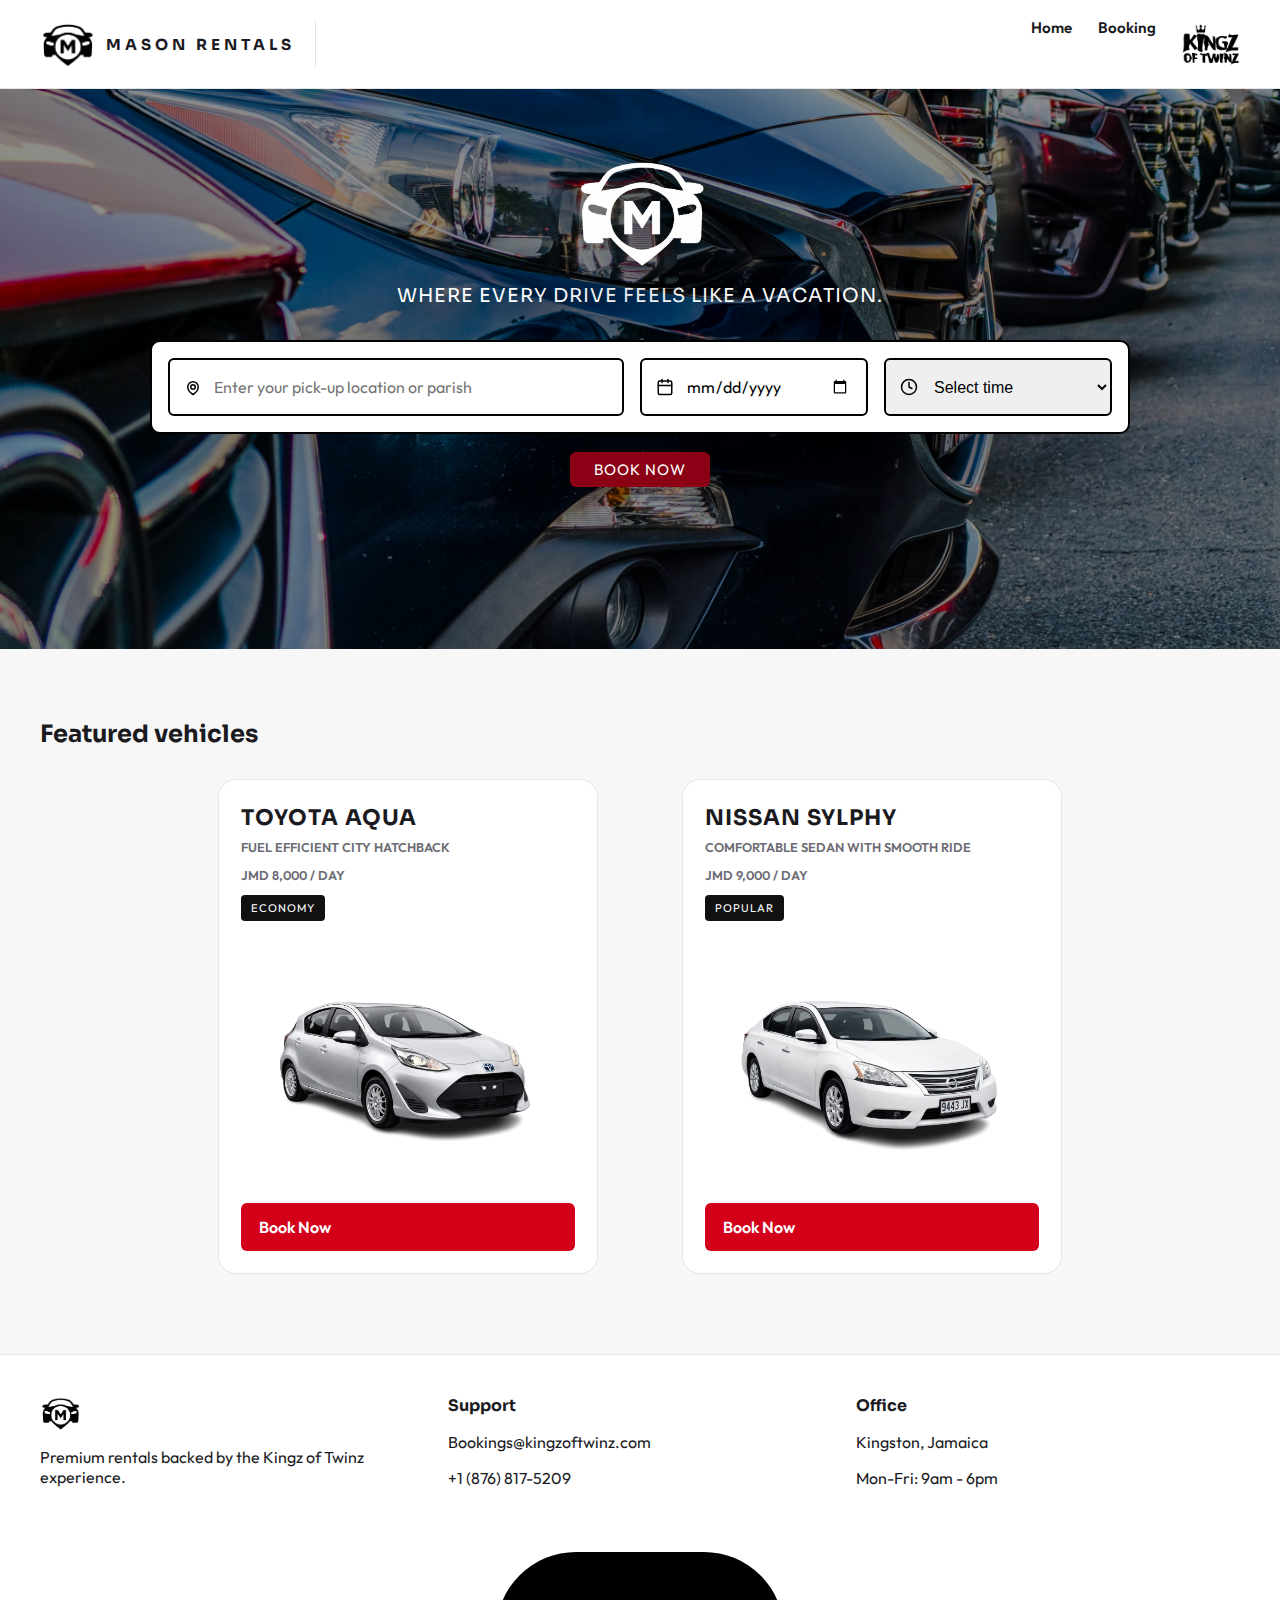
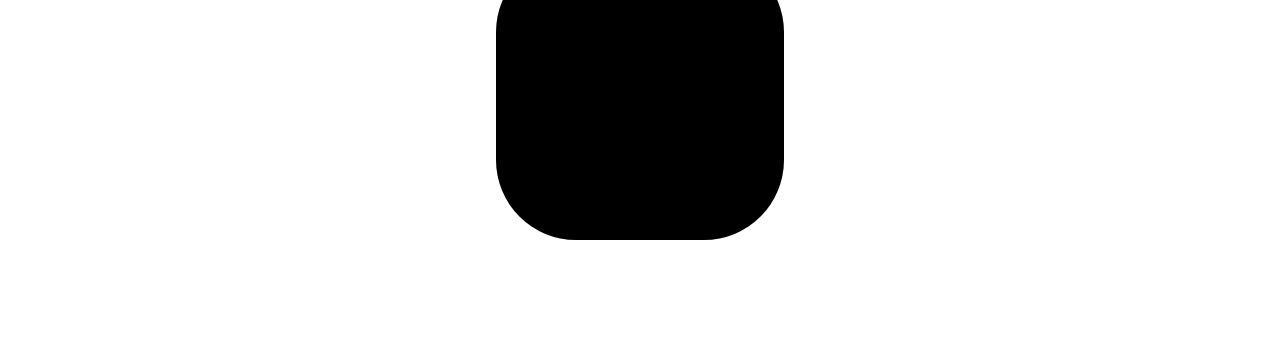
<file: masonrentals/index.html>
<!DOCTYPE html>
<html lang="en">
<head>
    <meta charset="UTF-8">
    <meta name="viewport" content="width=device-width, initial-scale=1.0">
    <title>Kingz of Twinz Rentals</title>
    <link rel="icon" type="image/jpeg" href="../images/favicon.jpg">
    <link rel="stylesheet" href="../css/rental.css?v=3">
    <link rel="preconnect" href="https://fonts.googleapis.com">
    <link rel="preconnect" href="https://fonts.gstatic.com" crossorigin>
    <link href="https://fonts.googleapis.com/css2?family=Outfit:wght@300;400;500;600;700&family=Sora:wght@500;600;700&display=swap" rel="stylesheet">
</head>
<body class="rental-body">
    <header class="rental-header">
        <div class="rental-container">
            <div class="rental-nav">
                <a class="rental-logo" href="../index.html">
                    <img src="../images/rental/logo.png" alt="Kingz of Twinz Rentals">
                    <span class="rental-logo__text">MASON RENTALS</span>
                </a>
                <nav class="rental-links">
                    <a href="./">Home</a>
                    <a href="booking/">Booking</a>
                    <a href="../index.html" class="rental-link--cta" aria-label="Kingz of Twinz main site">
                        <img src="../images/logo.png" alt="Kingz of Twinz">
                    </a>
                </nav>
            </div>
        </div>
    </header>

    <main>
        <section class="hero">
            <div class="hero__media" role="img" aria-label="Scenic road for rental promotions">
                <span class="hero__slide hero__slide--one"></span>
            </div>
            <div class="rental-container hero__inner">
                <div class="hero__content">
                    <img class="hero__logo" src="../images/rental/logo.png" alt="Mason Rentals">
                    <p>Where every drive feels like a vacation.</p>
                </div>
                <div class="booking-bar" id="booking">
                    <div class="booking-strip">
                        <input class="booking-input booking-input--location" type="text" placeholder="Enter your pick-up location or parish" list="jamaica-parishes" autocomplete="off">
                        <datalist id="jamaica-parishes">
                            <option value="Kingston"></option>
                            <option value="St. Andrew"></option>
                            <option value="St. Thomas"></option>
                            <option value="Portland"></option>
                            <option value="St. Mary"></option>
                            <option value="St. Ann"></option>
                            <option value="Trelawny"></option>
                            <option value="St. James"></option>
                            <option value="Hanover"></option>
                            <option value="Westmoreland"></option>
                            <option value="St. Elizabeth"></option>
                            <option value="Manchester"></option>
                            <option value="Clarendon"></option>
                            <option value="St. Catherine"></option>
                        </datalist>
                        <input class="booking-input booking-input--date" type="date" aria-label="Pick-up date">
                        <select class="booking-input booking-input--time" aria-label="Pick-up time">
                            <option value="" disabled selected>Select time</option>
                            <option>08:00 AM</option>
                            <option>09:00 AM</option>
                            <option>10:00 AM</option>
                            <option>11:00 AM</option>
                            <option>12:00 PM</option>
                            <option>01:00 PM</option>
                            <option>02:00 PM</option>
                            <option>03:00 PM</option>
                            <option>04:00 PM</option>
                            <option>05:00 PM</option>
                            <option>06:00 PM</option>
                        </select>
                    </div>
                    <button class="booking-cta" type="button">Book Now</button>
                    <p class="booking-bar__note">No deposit, no reservation.</p>
                </div>
            </div>
        </section>

        <section class="fleet" id="fleet">
            <div class="rental-container">
                <div class="section-head">
                    <h2>Featured vehicles</h2>
                </div>
                <div class="card-grid">
                    <article class="car-card">
                        <div class="car-card__body">
                            <h3>TOYOTA AQUA</h3>
                            <p>Fuel efficient city hatchback</p>
                            <p class="car-card__price">JMD 8,000 / day</p>
                            <span class="car-card__tag">ECONOMY</span>
                            <img class="car-card__photo" src="../images/rental/car1.png" alt="Toyota Aqua">
                            <a class="car-card__cta" href="booking/#toyota">Book Now</a>
                        </div>
                    </article>
                    <article class="car-card">
                        <div class="car-card__body">
                            <h3>NISSAN SYLPHY</h3>
                            <p>Comfortable sedan with smooth ride</p>
                            <p class="car-card__price">JMD 9,000 / day</p>
                            <span class="car-card__tag">POPULAR</span>
                            <img class="car-card__photo" src="../images/rental/car2.png" alt="Nissan Sylphy">
                            <a class="car-card__cta" href="booking/#nissan">Book Now</a>
                        </div>
                    </article>
                </div>
            </div>
        </section>
    </main>

    <footer class="rental-footer" id="contact">
        <div class="rental-container rental-footer__grid">
            <div>
                <img src="../images/rental/logo.png" alt="Kingz of Twinz Rentals">
                <p>Premium rentals backed by the Kingz of Twinz experience.</p>
            </div>
            <div>
                <h4>Support</h4>
                <p>Bookings@kingzoftwinz.com</p>
                <p>+1 (876) 817-5209</p>
                <p>
                    <a class="rental-social" href="https://www.instagram.com/masonsluxerentalsja/" target="_blank" rel="noopener noreferrer" aria-label="Instagram">
                        <svg viewBox="0 0 24 24" aria-hidden="true" focusable="false">
                            <rect x="3" y="3" width="18" height="18" rx="5" ry="5"></rect>
                            <circle cx="12" cy="12" r="4"></circle>
                            <circle cx="17.5" cy="6.5" r="1.2"></circle>
                        </svg>
                    </a>
                </p>
            </div>
            <div>
                <h4>Office</h4>
                <p>Kingston, Jamaica</p>
                <p>Mon-Fri: 9am - 6pm</p>
            </div>
        </div>
    </footer>
</body>
</html>
</file>
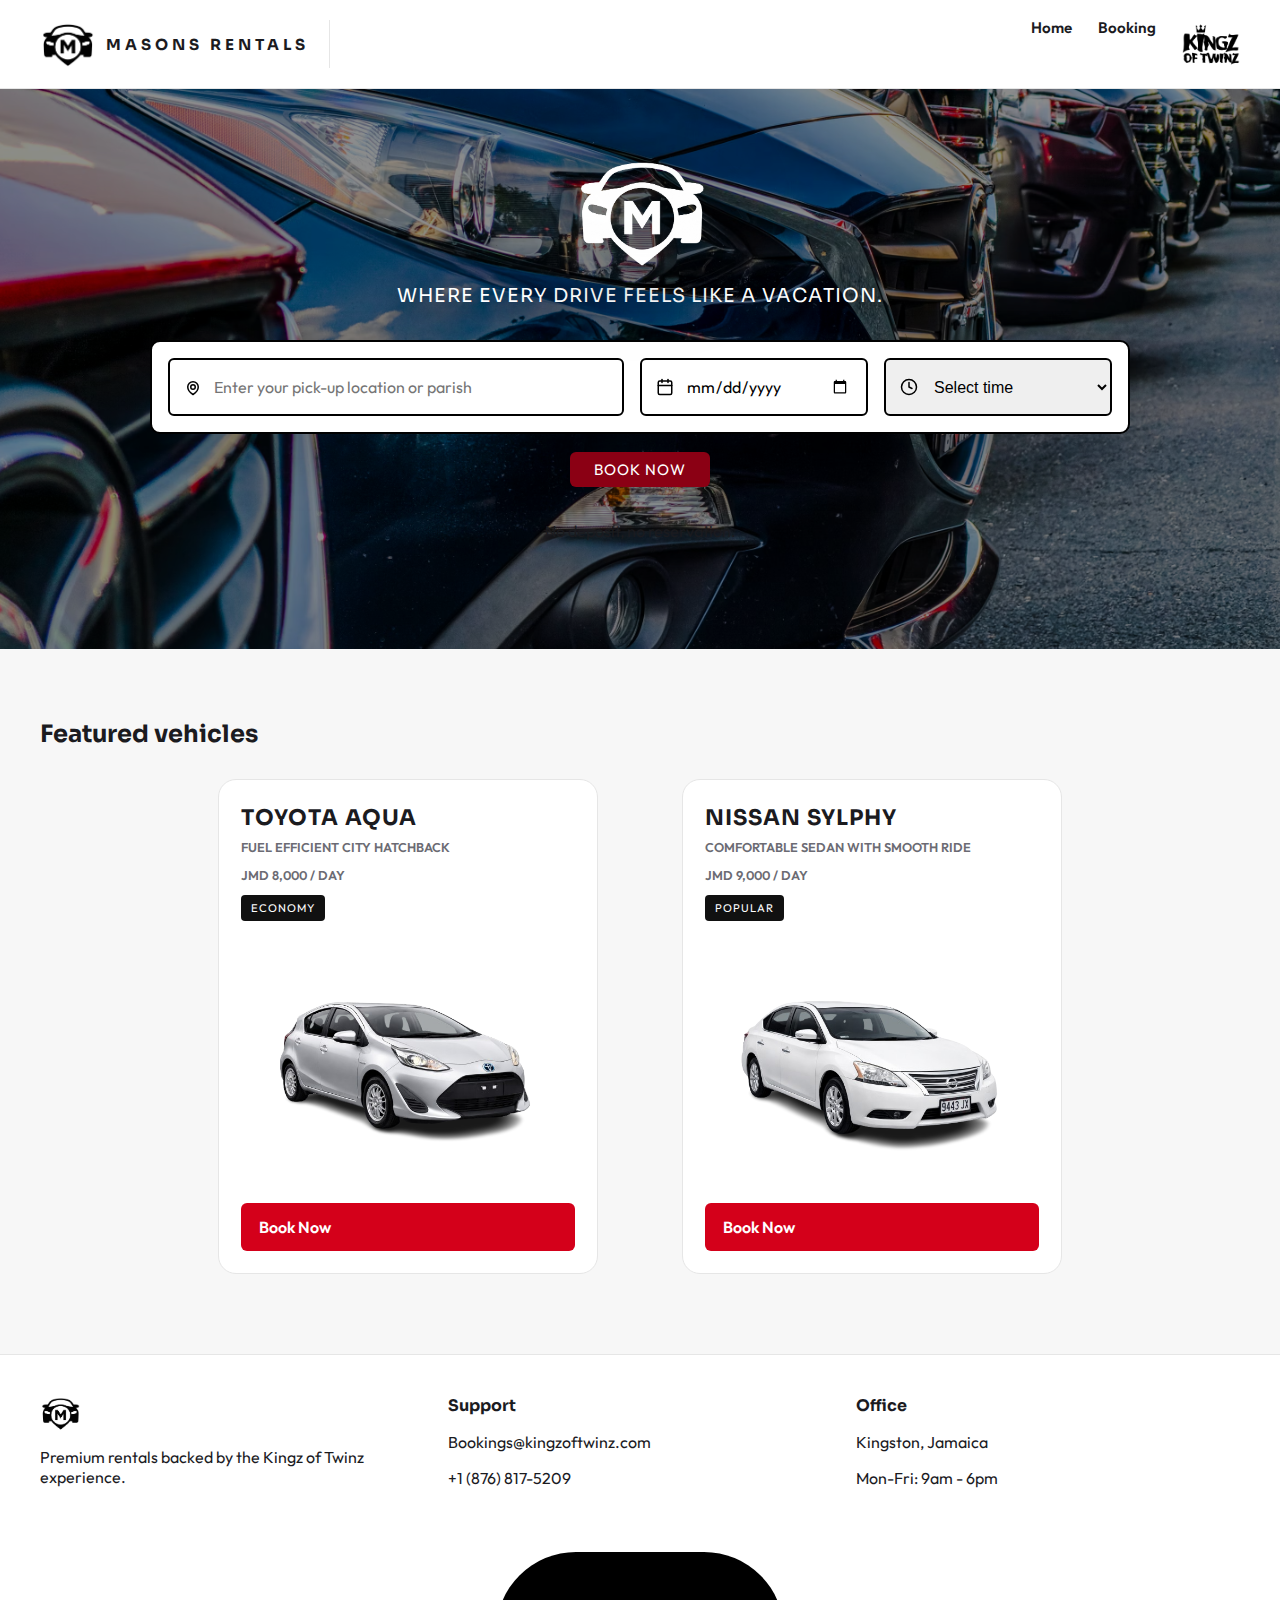
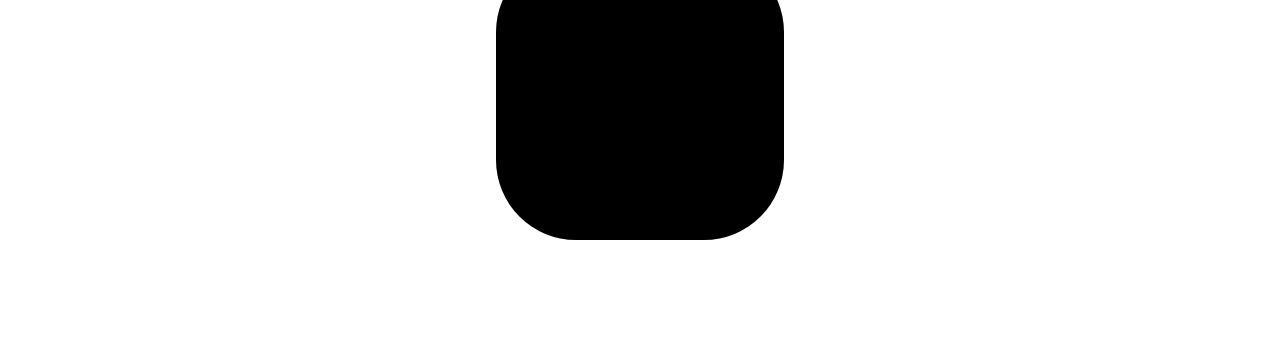
<file: masonsrentals/index.html>
<!DOCTYPE html>
<html lang="en">
<head>
    <meta charset="UTF-8">
    <meta name="viewport" content="width=device-width, initial-scale=1.0">
    <title>MasonsRentals</title>
    <link rel="icon" type="image/jpeg" href="../images/favicon.jpg">
    <link rel="stylesheet" href="../css/rental.css?v=3">
    <link rel="preconnect" href="https://fonts.googleapis.com">
    <link rel="preconnect" href="https://fonts.gstatic.com" crossorigin>
    <link href="https://fonts.googleapis.com/css2?family=Outfit:wght@300;400;500;600;700&family=Sora:wght@500;600;700&display=swap" rel="stylesheet">
    <!-- Vercel Web Analytics -->
    <script>
        window.va = window.va || function () { (window.vaq = window.vaq || []).push(arguments); };
        (function () {
            var h = window.location.hostname;
            var isLocal = h === 'localhost' || h === '127.0.0.1' || h === '';
            if (isLocal) return;
            var s = document.createElement('script');
            s.defer = true;
            s.src = '/_vercel/insights/script.js';
            document.head.appendChild(s);
        })();
    </script>
</head>
<body class="rental-body">
    <header class="rental-header">
        <div class="rental-container">
            <div class="rental-nav">
                <a class="rental-logo" href="../index.html">
                    <img src="../images/rental/logo.png" alt="Kingz of Twinz Rentals">
                    <span class="rental-logo__text">Masons Rentals</span>
                </a>
                <nav class="rental-links">
                    <a href="./">Home</a>
                    <a href="booking/">Booking</a>
                    <a href="../index.html" class="rental-link--cta" aria-label="Kingz of Twinz main site">
                        <img src="../images/logo.png" alt="Kingz of Twinz">
                    </a>
                </nav>
            </div>
        </div>
    </header>

    <main>
        <section class="hero">
            <div class="hero__media" role="img" aria-label="Scenic road for rental promotions">
                <span class="hero__slide hero__slide--one"></span>
            </div>
            <div class="rental-container hero__inner">
                <div class="hero__content">
                    <img class="hero__logo" src="../images/rental/logo.png" alt="MasonsRentals">
                    <p>Where every drive feels like a vacation.</p>
                </div>
                <div class="booking-bar" id="booking">
                    <div class="booking-strip">
                        <input class="booking-input booking-input--location" type="text" placeholder="Enter your pick-up location or parish" list="jamaica-parishes" autocomplete="off">
                        <datalist id="jamaica-parishes">
                            <option value="Kingston"></option>
                            <option value="St. Andrew"></option>
                            <option value="St. Thomas"></option>
                            <option value="Portland"></option>
                            <option value="St. Mary"></option>
                            <option value="St. Ann"></option>
                            <option value="Trelawny"></option>
                            <option value="St. James"></option>
                            <option value="Hanover"></option>
                            <option value="Westmoreland"></option>
                            <option value="St. Elizabeth"></option>
                            <option value="Manchester"></option>
                            <option value="Clarendon"></option>
                            <option value="St. Catherine"></option>
                        </datalist>
                        <input class="booking-input booking-input--date" type="date" aria-label="Pick-up date">
                        <select class="booking-input booking-input--time" aria-label="Pick-up time">
                            <option value="" disabled selected>Select time</option>
                            <option>08:00 AM</option>
                            <option>09:00 AM</option>
                            <option>10:00 AM</option>
                            <option>11:00 AM</option>
                            <option>12:00 PM</option>
                            <option>01:00 PM</option>
                            <option>02:00 PM</option>
                            <option>03:00 PM</option>
                            <option>04:00 PM</option>
                            <option>05:00 PM</option>
                            <option>06:00 PM</option>
                        </select>
                    </div>
                    <button class="booking-cta" type="button">Book Now</button>
                    <p class="booking-bar__note">No deposit, no reservation.</p>
                </div>
            </div>
        </section>

        <section class="fleet" id="fleet">
            <div class="rental-container">
                <div class="section-head">
                    <h2>Featured vehicles</h2>
                </div>
                <div class="card-grid">
                    <article class="car-card">
                        <div class="car-card__body">
                            <h3>TOYOTA AQUA</h3>
                            <p>Fuel efficient city hatchback</p>
                            <p class="car-card__price">JMD 8,000 / day</p>
                            <span class="car-card__tag">ECONOMY</span>
                            <img class="car-card__photo" src="../images/rental/car1.png" alt="Toyota Aqua">
                            <a class="car-card__cta" href="booking/#toyota">Book Now</a>
                        </div>
                    </article>
                    <article class="car-card">
                        <div class="car-card__body">
                            <h3>NISSAN SYLPHY</h3>
                            <p>Comfortable sedan with smooth ride</p>
                            <p class="car-card__price">JMD 9,000 / day</p>
                            <span class="car-card__tag">POPULAR</span>
                            <img class="car-card__photo" src="../images/rental/car2.png" alt="Nissan Sylphy">
                            <a class="car-card__cta" href="booking/#nissan">Book Now</a>
                        </div>
                    </article>
                </div>
            </div>
        </section>
    </main>

    <footer class="rental-footer" id="contact">
        <div class="rental-container rental-footer__grid">
            <div>
                <img src="../images/rental/logo.png" alt="Kingz of Twinz Rentals">
                <p>Premium rentals backed by the Kingz of Twinz experience.</p>
            </div>
            <div>
                <h4>Support</h4>
                <p>Bookings@kingzoftwinz.com</p>
                <p>+1 (876) 817-5209</p>
                <p>
                    <a class="rental-social" href="https://www.instagram.com/masonsluxerentalsja/" target="_blank" rel="noopener noreferrer" aria-label="Instagram">
                        <svg viewBox="0 0 24 24" aria-hidden="true" focusable="false">
                            <rect x="3" y="3" width="18" height="18" rx="5" ry="5"></rect>
                            <circle cx="12" cy="12" r="4"></circle>
                            <circle cx="17.5" cy="6.5" r="1.2"></circle>
                        </svg>
                    </a>
                </p>
            </div>
            <div>
                <h4>Office</h4>
                <p>Kingston, Jamaica</p>
                <p>Mon-Fri: 9am - 6pm</p>
            </div>
        </div>
    </footer>
    <!-- Vercel Speed Insights -->
    <script>
        window.si = window.si || function () { (window.siq = window.siq || []).push(arguments); };
        (function () {
            var h = window.location.hostname;
            var isLocal = h === 'localhost' || h === '127.0.0.1' || h === '';
            if (isLocal) return;
            var s = document.createElement('script');
            s.defer = true;
            s.src = '/_vercel/speed-insights/script.js';
            document.body.appendChild(s);
        })();
    </script>
</body>
</html>
</file>
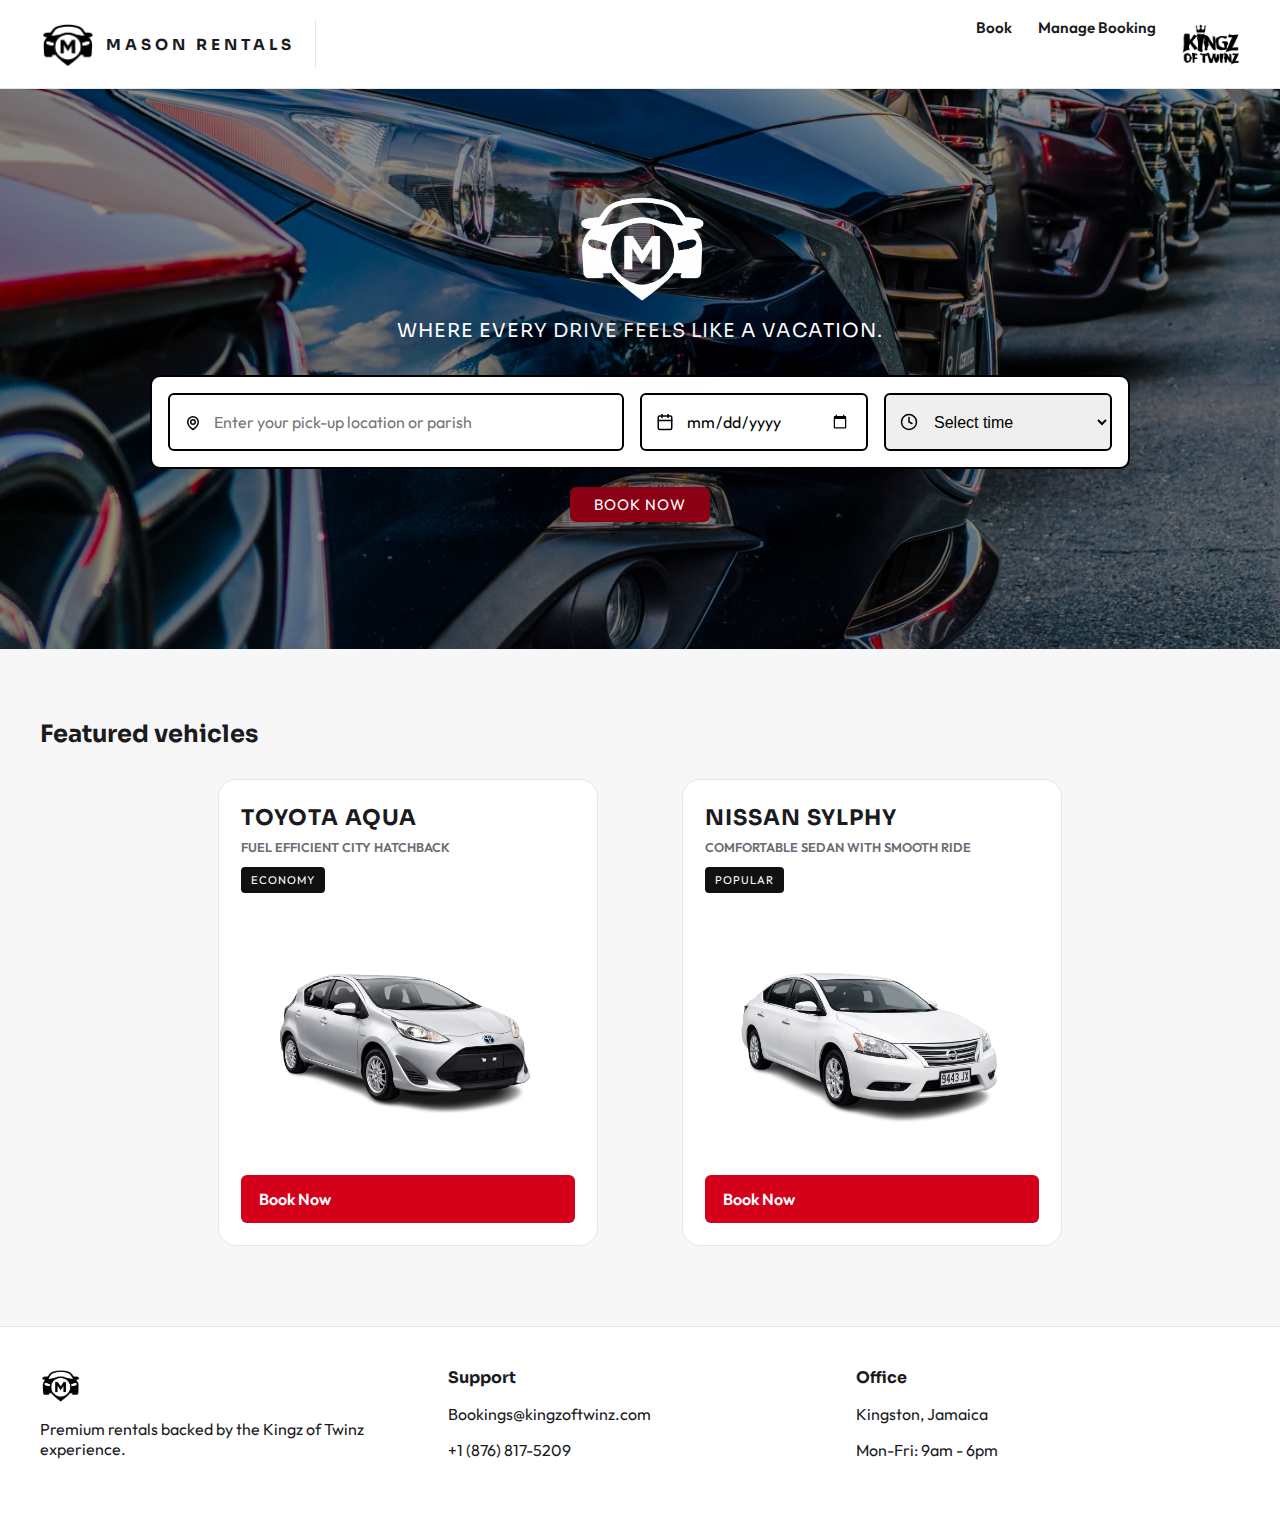
<file: rental/index.html>
<!DOCTYPE html>
<html lang="en">
<head>
    <meta charset="UTF-8">
    <meta name="viewport" content="width=device-width, initial-scale=1.0">
    <title>Kingz of Twinz Rentals</title>
    <link rel="icon" type="image/jpeg" href="../images/favicon.jpg">
    <link rel="stylesheet" href="../css/rental.css">
    <link rel="preconnect" href="https://fonts.googleapis.com">
    <link rel="preconnect" href="https://fonts.gstatic.com" crossorigin>
    <link href="https://fonts.googleapis.com/css2?family=Outfit:wght@300;400;500;600;700&family=Sora:wght@500;600;700&display=swap" rel="stylesheet">
</head>
<body class="rental-body">
    <header class="rental-header">
        <div class="rental-container">
            <div class="rental-nav">
                <a class="rental-logo" href="../index.html">
                    <img src="../images/rental/logo.png" alt="Kingz of Twinz Rentals">
                    <span class="rental-logo__text">MASON RENTALS</span>
                </a>
                <nav class="rental-links">
                    <a href="#booking">Book</a>
                    <a href="#fleet">Manage Booking</a>
                    <a href="../index.html" class="rental-link--cta" aria-label="Kingz of Twinz main site">
                        <img src="../images/logo.png" alt="Kingz of Twinz">
                    </a>
                </nav>
            </div>
        </div>
    </header>

    <main>
        <section class="hero">
            <div class="hero__media" role="img" aria-label="Scenic road for rental promotions">
                <span class="hero__slide hero__slide--one"></span>
            </div>
            <div class="rental-container hero__inner">
                <div class="hero__content">
                    <img class="hero__logo" src="../images/rental/logo.png" alt="Mason Rentals">
                    <p>Where every drive feels like a vacation.</p>
                </div>
                <div class="booking-bar" id="booking">
                    <div class="booking-strip">
                        <input class="booking-input booking-input--location" type="text" placeholder="Enter your pick-up location or parish" list="jamaica-parishes" autocomplete="off">
                        <datalist id="jamaica-parishes">
                            <option value="Kingston"></option>
                            <option value="St. Andrew"></option>
                            <option value="St. Thomas"></option>
                            <option value="Portland"></option>
                            <option value="St. Mary"></option>
                            <option value="St. Ann"></option>
                            <option value="Trelawny"></option>
                            <option value="St. James"></option>
                            <option value="Hanover"></option>
                            <option value="Westmoreland"></option>
                            <option value="St. Elizabeth"></option>
                            <option value="Manchester"></option>
                            <option value="Clarendon"></option>
                            <option value="St. Catherine"></option>
                        </datalist>
                        <input class="booking-input booking-input--date" type="date" aria-label="Pick-up date">
                        <select class="booking-input booking-input--time" aria-label="Pick-up time">
                            <option value="" disabled selected>Select time</option>
                            <option>08:00 AM</option>
                            <option>09:00 AM</option>
                            <option>10:00 AM</option>
                            <option>11:00 AM</option>
                            <option>12:00 PM</option>
                            <option>01:00 PM</option>
                            <option>02:00 PM</option>
                            <option>03:00 PM</option>
                            <option>04:00 PM</option>
                            <option>05:00 PM</option>
                            <option>06:00 PM</option>
                        </select>
                    </div>
                    <button class="booking-cta" type="button">Book Now</button>
                </div>
            </div>
        </section>

        <section class="fleet" id="fleet">
            <div class="rental-container">
                <div class="section-head">
                    <h2>Featured vehicles</h2>
                </div>
                <div class="card-grid">
                    <article class="car-card">
                        <div class="car-card__body">
                            <h3>TOYOTA AQUA</h3>
                            <p>Fuel efficient city hatchback</p>
                            <span class="car-card__tag">ECONOMY</span>
                            <img class="car-card__photo" src="../images/rental/car1.png" alt="Toyota Aqua">
                            <a class="car-card__cta" href="../rental-booking.html#toyota">Book Now</a>
                        </div>
                    </article>
                    <article class="car-card">
                        <div class="car-card__body">
                            <h3>NISSAN SYLPHY</h3>
                            <p>Comfortable sedan with smooth ride</p>
                            <span class="car-card__tag">POPULAR</span>
                            <img class="car-card__photo" src="../images/rental/car2.png" alt="Nissan Sylphy">
                            <a class="car-card__cta" href="../rental-booking.html#nissan">Book Now</a>
                        </div>
                    </article>
                </div>
            </div>
        </section>
    </main>

    <footer class="rental-footer" id="contact">
        <div class="rental-container rental-footer__grid">
            <div>
                <img src="../images/rental/logo.png" alt="Kingz of Twinz Rentals">
                <p>Premium rentals backed by the Kingz of Twinz experience.</p>
            </div>
            <div>
                <h4>Support</h4>
                <p>Bookings@kingzoftwinz.com</p>
                <p>+1 (876) 817-5209</p>
            </div>
            <div>
                <h4>Office</h4>
                <p>Kingston, Jamaica</p>
                <p>Mon-Fri: 9am - 6pm</p>
            </div>
        </div>
    </footer>
</body>
</html>
</file>
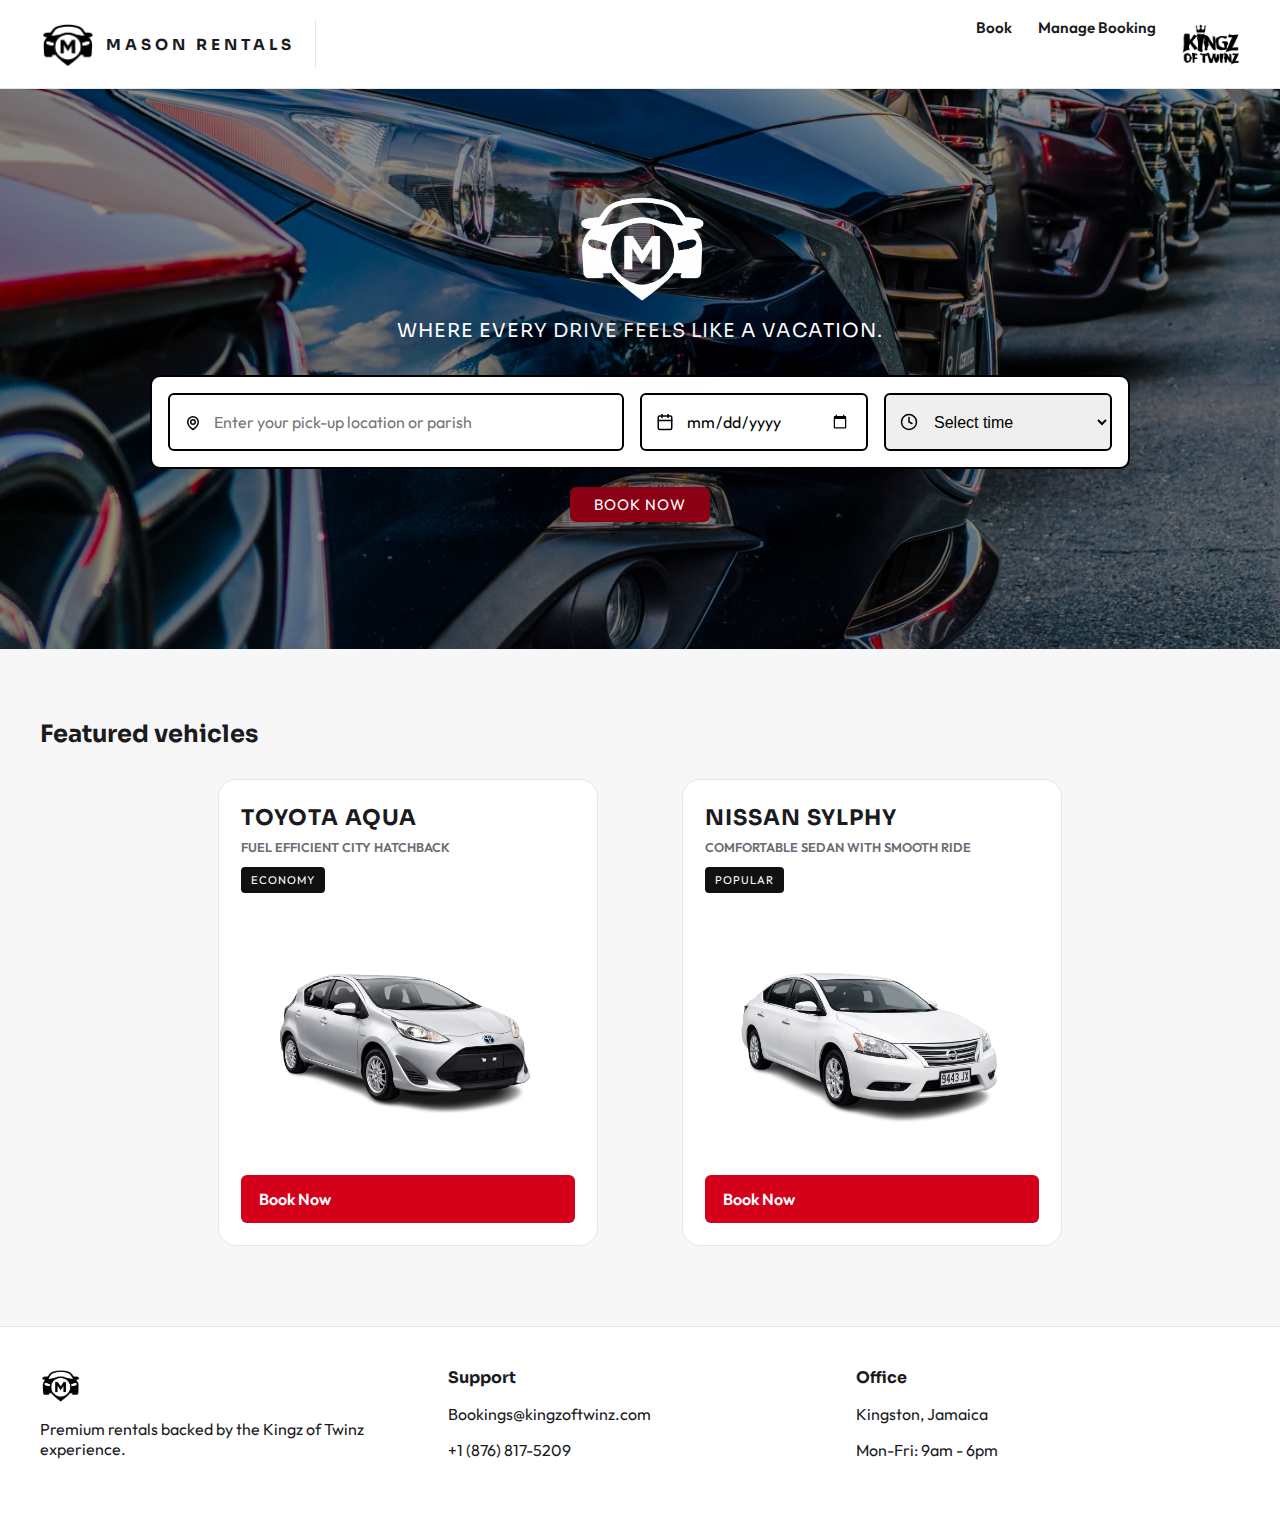
<file: rental.html>
<!DOCTYPE html>
<html lang="en">
<head>
    <meta charset="UTF-8">
    <meta name="viewport" content="width=device-width, initial-scale=1.0">
    <title>Kingz of Twinz Rentals</title>
    <link rel="icon" type="image/jpeg" href="images/favicon.jpg">
    <link rel="stylesheet" href="css/rental.css">
    <link rel="preconnect" href="https://fonts.googleapis.com">
    <link rel="preconnect" href="https://fonts.gstatic.com" crossorigin>
    <link href="https://fonts.googleapis.com/css2?family=Outfit:wght@300;400;500;600;700&family=Sora:wght@500;600;700&display=swap" rel="stylesheet">
</head>
<body class="rental-body">
    <header class="rental-header">
        <div class="rental-container">
            <div class="rental-nav">
                <a class="rental-logo" href="index.html">
                    <img src="images/rental/logo.png" alt="Kingz of Twinz Rentals">
                    <span class="rental-logo__text">MASON RENTALS</span>
                </a>
                <nav class="rental-links">
                    <a href="#booking">Book</a>
                    <a href="#fleet">Manage Booking</a>
                    <a href="index.html" class="rental-link--cta" aria-label="Kingz of Twinz main site">
                        <img src="images/logo.png" alt="Kingz of Twinz">
                    </a>
                </nav>
            </div>
        </div>
    </header>

    <main>
        <section class="hero">
            <div class="hero__media" role="img" aria-label="Scenic road for rental promotions">
                <span class="hero__slide hero__slide--one"></span>
            </div>
            <div class="rental-container hero__inner">
                <div class="hero__content">
                    <img class="hero__logo" src="images/rental/logo.png" alt="Mason Rentals">
                    <p>Where every drive feels like a vacation.</p>
                </div>
                <div class="booking-bar" id="booking">
                    <div class="booking-strip">
                        <input class="booking-input booking-input--location" type="text" placeholder="Enter your pick-up location or parish" list="jamaica-parishes" autocomplete="off">
                        <datalist id="jamaica-parishes">
                            <option value="Kingston"></option>
                            <option value="St. Andrew"></option>
                            <option value="St. Thomas"></option>
                            <option value="Portland"></option>
                            <option value="St. Mary"></option>
                            <option value="St. Ann"></option>
                            <option value="Trelawny"></option>
                            <option value="St. James"></option>
                            <option value="Hanover"></option>
                            <option value="Westmoreland"></option>
                            <option value="St. Elizabeth"></option>
                            <option value="Manchester"></option>
                            <option value="Clarendon"></option>
                            <option value="St. Catherine"></option>
                        </datalist>
                        <input class="booking-input booking-input--date" type="date" aria-label="Pick-up date">
                        <select class="booking-input booking-input--time" aria-label="Pick-up time">
                            <option value="" disabled selected>Select time</option>
                            <option>08:00 AM</option>
                            <option>09:00 AM</option>
                            <option>10:00 AM</option>
                            <option>11:00 AM</option>
                            <option>12:00 PM</option>
                            <option>01:00 PM</option>
                            <option>02:00 PM</option>
                            <option>03:00 PM</option>
                            <option>04:00 PM</option>
                            <option>05:00 PM</option>
                            <option>06:00 PM</option>
                        </select>
                    </div>
                    <button class="booking-cta" type="button">Book Now</button>
                </div>
            </div>
        </section>

        <section class="fleet" id="fleet">
            <div class="rental-container">
                <div class="section-head">
                    <h2>Featured vehicles</h2>
                </div>
                <div class="card-grid">
                    <article class="car-card">
                        <div class="car-card__body">
                            <h3>TOYOTA AQUA</h3>
                            <p>Fuel efficient city hatchback</p>
                            <span class="car-card__tag">ECONOMY</span>
                            <img class="car-card__photo" src="images/rental/car1.png" alt="Toyota Aqua">
                            <a class="car-card__cta" href="rental-booking.html#toyota">Book Now</a>
                        </div>
                    </article>
                    <article class="car-card">
                        <div class="car-card__body">
                            <h3>NISSAN SYLPHY</h3>
                            <p>Comfortable sedan with smooth ride</p>
                            <span class="car-card__tag">POPULAR</span>
                            <img class="car-card__photo" src="images/rental/car2.png" alt="Nissan Sylphy">
                            <a class="car-card__cta" href="rental-booking.html#nissan">Book Now</a>
                        </div>
                    </article>
                </div>
            </div>
        </section>

    </main>

    <footer class="rental-footer" id="contact">
        <div class="rental-container rental-footer__grid">
            <div>
                <img src="images/rental/logo.png" alt="Kingz of Twinz Rentals">
                <p>Premium rentals backed by the Kingz of Twinz experience.</p>
            </div>
            <div>
                <h4>Support</h4>
                <p>Bookings@kingzoftwinz.com</p>
                <p>+1 (876) 817-5209</p>
            </div>
            <div>
                <h4>Office</h4>
                <p>Kingston, Jamaica</p>
                <p>Mon-Fri: 9am - 6pm</p>
            </div>
        </div>
    </footer>
</body>
</html>
</file>
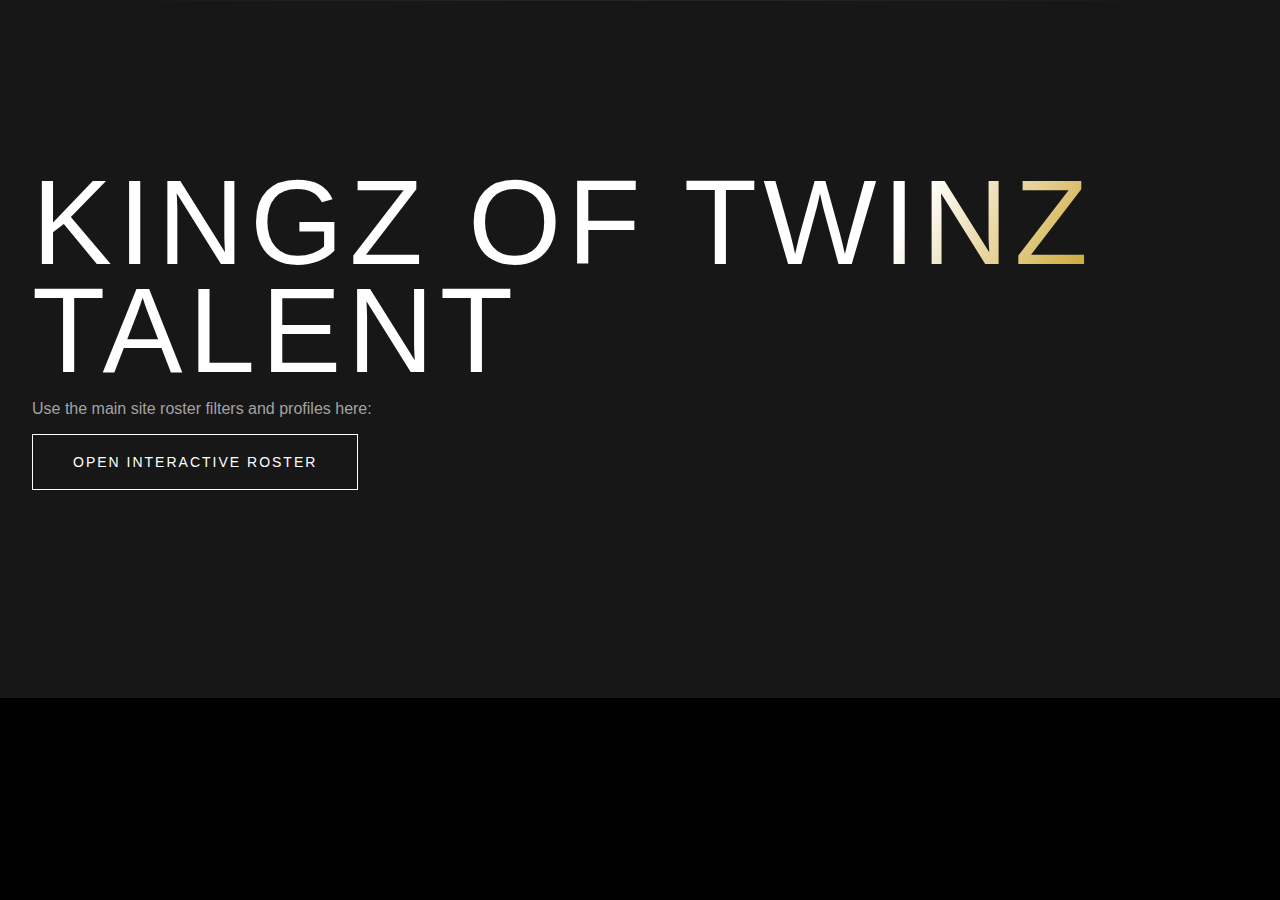
<file: roster.html>
<!DOCTYPE html>
<html lang="en">
<head>
    <meta charset="UTF-8">
    <meta name="viewport" content="width=device-width, initial-scale=1.0">
    <title>Full Roster | Kingz of Twinz</title>
    <link rel="icon" type="image/jpeg" href="images/favicon.jpg">
    <link rel="stylesheet" href="css/styles.css?v=1.5">
</head>
<body>
    <main class="section roster" id="full-roster">
        <div class="container">
            <div class="section__header section__header--block">
                <span class="section__tag">Full Roster</span>
                <h1 class="section__title section__title--block">Kingz of Twinz Talent</h1>
                <p style="margin-top: 12px; color: var(--color-gray-400);">Use the main site roster filters and profiles here:</p>
                <p style="margin-top: 12px;"><a href="index.html#roster" class="btn btn--outline">Open Interactive Roster</a></p>
            </div>
        </div>
    </main>
</body>
</html>
</file>
<file: css/rental.css>
:root {
    --rental-dark: #0b0b0d;
    --rental-light: #ffffff;
    --rental-muted: #6b6b73;
    --rental-accent: #d4001a;
    --rental-accent-soft: rgba(212, 0, 26, 0.1);
    --rental-border: #e6e6e6;
    --rental-shadow: 0 24px 60px rgba(0, 0, 0, 0.12);
    --rental-radius: 18px;
    --rental-max: 1200px;
    --rental-font-display: "Sora", sans-serif;
    --rental-font-body: "Outfit", sans-serif;
}

*,
*::before,
*::after {
    box-sizing: border-box;
}

.rental-body {
    margin: 0;
    font-family: var(--rental-font-body);
    color: #1b1b1f;
    background: #f7f7f7;
    min-height: 100vh;
}

img {
    max-width: 100%;
    display: block;
}

a {
    text-decoration: none;
    color: inherit;
}

button,
input {
    font-family: inherit;
}

.rental-container {
    width: min(100% - 48px, var(--rental-max));
    margin: 0 auto;
}

.rental-header {
    position: sticky;
    top: 0;
    z-index: 20;
    background: #ffffff;
    border-bottom: 1px solid var(--rental-border);
}

.rental-nav {
    display: flex;
    align-items: center;
    justify-content: space-between;
    padding: 18px 0;
    gap: 24px;
}

.rental-logo {
    display: flex;
    align-items: center;
    gap: 12px;
    padding-right: 20px;
    border-right: 1px solid var(--rental-border);
}

.rental-logo img {
    height: 48px;
    filter: brightness(0) saturate(100%);
}

.rental-logo__text {
    font-family: var(--rental-font-display);
    font-size: 0.95rem;
    letter-spacing: 4px;
    color: #1b1b1f;
    font-weight: 700;
    text-transform: uppercase;
    white-space: nowrap;
}

.rental-links {
    display: flex;
    gap: 26px;
    font-size: 0.95rem;
    font-weight: 600;
    margin-left: 20px;
}

.rental-links a {
    color: #1b1b1f;
    transition: color 0.3s ease;
}

.rental-links a:hover {
    color: var(--rental-accent);
}

.rental-link--cta {
    border: none;
    padding: 0;
    border-radius: 999px;
    color: var(--rental-accent);
    display: inline-flex;
    align-items: center;
    justify-content: center;
}

.rental-link--cta:hover {
    background: var(--rental-accent);
    color: #ffffff;
}

.rental-link--cta img {
    height: 52px;
    filter: brightness(0) saturate(100%);
    transition: filter 0.2s ease;
}

.rental-link--cta:hover img {
    filter: brightness(0) saturate(100%) invert(1);
}

.rental-actions {
    display: flex;
    align-items: center;
    gap: 12px;
}

.rental-pill {
    border: 1px solid var(--rental-border);
    background: #ffffff;
    border-radius: 999px;
    padding: 8px 14px;
    font-weight: 600;
    cursor: pointer;
}

.rental-menu {
    border: 0;
    background: transparent;
    display: grid;
    gap: 5px;
    cursor: pointer;
}

.rental-menu span {
    width: 22px;
    height: 2px;
    background: #111;
    display: block;
}

.hero {
    position: relative;
    min-height: 560px;
    display: grid;
    align-items: center;
    padding: 60px 0 90px;
    overflow: hidden;
}

.hero__media {
    position: absolute;
    inset: 0;
    overflow: hidden;
    z-index: 0;
    pointer-events: none;
}

.hero__media::after {
    content: "";
    position: absolute;
    inset: 0;
    background: rgba(0, 0, 0, 0.45);
    z-index: 2;
}

.hero__slide {
    position: absolute;
    inset: -2%;
    background-position: center;
    background-size: cover;
    opacity: 1;
    transform: scale(1.01);
    background-image: url("../images/rental/hero.avif");
}

.hero__inner {
    position: relative;
    z-index: 1;
    display: grid;
    gap: 32px;
}

.hero__content {
    color: #ffffff;
    text-align: center;
}

.hero__logo {
    height: clamp(64px, 10vw, 120px);
    margin: 0 auto 12px;
    filter: brightness(0) saturate(100%) invert(1) drop-shadow(0 14px 40px rgba(0, 0, 0, 0.65));
}

.hero__content p {
    font-family: var(--rental-font-display);
    font-size: 1.2rem;
    letter-spacing: 1px;
    text-transform: uppercase;
    margin: 0 auto;
    max-width: 640px;
    text-shadow: 0 10px 24px rgba(0, 0, 0, 0.6);
}

.booking-bar {
    display: grid;
    justify-items: center;
    gap: 18px;
}

.booking-strip {
    display: grid;
    grid-template-columns: 1.6fr 0.8fr 0.8fr;
    gap: 16px;
    background: #ffffff;
    border-radius: 10px;
    padding: 16px;
    border: 2px solid #000000;
    box-shadow: var(--rental-shadow);
    width: min(100%, 980px);
}

.booking-strip input,
.booking-strip select {
    border: 2px solid #000000;
    border-radius: 6px;
    padding: 16px 16px 16px 44px;
    font-size: 1rem;
    background-repeat: no-repeat;
    background-position: 14px center;
    background-size: 18px 18px;
}

.booking-strip input:focus,
.booking-strip select:focus {
    border-color: var(--rental-accent);
    outline: none;
}

.booking-input--location {
    background-image: url("data:image/svg+xml,%3Csvg xmlns='http://www.w3.org/2000/svg' viewBox='0 0 24 24' fill='none' stroke='%23000000' stroke-width='2' stroke-linecap='round' stroke-linejoin='round'%3E%3Cpath d='M12 22s7-4.35 7-10a7 7 0 1 0-14 0c0 5.65 7 10 7 10Z'/%3E%3Ccircle cx='12' cy='12' r='3'/%3E%3C/svg%3E");
}

.booking-input--date {
    background-image: url("data:image/svg+xml,%3Csvg xmlns='http://www.w3.org/2000/svg' viewBox='0 0 24 24' fill='none' stroke='%23000000' stroke-width='2' stroke-linecap='round' stroke-linejoin='round'%3E%3Crect x='3' y='4' width='18' height='18' rx='2' ry='2'/%3E%3Cline x1='16' y1='2' x2='16' y2='6'/%3E%3Cline x1='8' y1='2' x2='8' y2='6'/%3E%3Cline x1='3' y1='10' x2='21' y2='10'/%3E%3C/svg%3E");
}

.booking-input--time {
    background-image: url("data:image/svg+xml,%3Csvg xmlns='http://www.w3.org/2000/svg' viewBox='0 0 24 24' fill='none' stroke='%23000000' stroke-width='2' stroke-linecap='round' stroke-linejoin='round'%3E%3Ccircle cx='12' cy='12' r='10'/%3E%3Cpath d='M12 6v6l4 2'/%3E%3C/svg%3E");
}

.booking-cta {
    background: #8b0014;
    color: #ffffff;
    border: none;
    padding: 8px 24px;
    border-radius: 6px;
    font-size: 0.95rem;
    letter-spacing: 1px;
    text-transform: uppercase;
    cursor: pointer;
    transition: transform 0.2s ease, background 0.2s ease;
}

.booking-cta:hover {
    background: #b1001f;
    transform: translateY(-1px);
}

.fleet {
    padding: 70px 0 80px;
}

.fleet--alt {
    background: #f4f4f4;
}

.section-head {
    display: flex;
    align-items: center;
    justify-content: space-between;
    margin-bottom: 30px;
}

.section-head h2 {
    font-family: var(--rental-font-display);
    margin: 0;
}

.section-head a {
    color: var(--rental-accent);
    font-weight: 600;
}

.card-grid {
    display: grid;
    grid-template-columns: repeat(2, minmax(0, 1fr));
    gap: 28px;
    max-width: 900px;
    margin: 0 auto;
}

.car-card {
    background: #ffffff;
    border-radius: 18px;
    overflow: hidden;
    border: 1px solid var(--rental-border);
    transition: transform 0.3s ease, border 0.3s ease;
    max-width: 380px;
    margin: 0 auto;
}

.car-card:hover {
    transform: none;
    border-color: var(--rental-border);
}

.car-card__body {
    padding: 24px 22px 22px;
}

.car-card__body h3 {
    margin: 0 0 8px;
    font-family: var(--rental-font-display);
    font-size: 1.35rem;
    letter-spacing: 1px;
}

.car-card__body p {
    color: var(--rental-muted);
    margin: 0 0 12px;
    font-weight: 600;
    text-transform: uppercase;
    font-size: 0.8rem;
}

.car-card__tag {
    display: inline-block;
    background: #111;
    color: #ffffff;
    font-size: 0.7rem;
    letter-spacing: 1px;
    padding: 6px 10px;
    border-radius: 4px;
    margin-bottom: 14px;
    text-transform: uppercase;
}

.car-card__photo {
    width: 100%;
    height: 240px;
    object-fit: contain;
    margin: 10px 0 18px;
}

.car-card__meta {
    display: flex;
    gap: 12px;
    color: #5a5a60;
    font-size: 0.85rem;
    margin-bottom: 16px;
}

.car-card__cta {
    border: none;
    background: var(--rental-accent);
    color: #ffffff;
    padding: 14px 18px;
    border-radius: 6px;
    font-weight: 600;
    cursor: pointer;
    display: block;
    width: 100%;
    margin-top: 12px;
    transition: background 0.2s ease, transform 0.2s ease, box-shadow 0.2s ease;
}

.car-card__cta:hover {
    background: #b1001f;
    transform: translateY(-1px);
    box-shadow: 0 10px 18px rgba(177, 0, 31, 0.25);
}

.rental-footer {
    border-top: 1px solid var(--rental-border);
    padding: 40px 0 50px;
    background: #ffffff;
}

.rental-footer__grid {
    display: grid;
    grid-template-columns: repeat(3, minmax(0, 1fr));
    gap: 24px;
}

.rental-footer img {
    height: 36px;
    margin-bottom: 12px;
    filter: brightness(0) saturate(100%);
}

.rental-footer h4 {
    margin: 0 0 10px;
    font-family: var(--rental-font-display);
}

.booking-page .booking-hero {
    padding: 70px 0 40px;
    background: #f7f7f7;
}

.booking-hero__grid {
    display: grid;
    grid-template-columns: minmax(0, 1fr) minmax(0, 1fr);
    gap: 32px;
    align-items: start;
}

.booking-hero__intro h1 {
    font-family: var(--rental-font-display);
    font-size: clamp(2rem, 3vw, 3rem);
    margin: 0 0 12px;
}

.booking-hero__intro p {
    color: var(--rental-muted);
    margin: 0 0 20px;
}

.booking-switch {
    display: flex;
    gap: 12px;
    flex-wrap: wrap;
}

.booking-preview {
    margin-top: 24px;
    border-radius: 18px;
    padding: 8px 0 0;
    min-height: 260px;
    display: flex;
    align-items: center;
    justify-content: center;
}

.booking-preview__img {
    max-width: 100%;
    max-height: 260px;
    object-fit: contain;
    display: none;
}

.booking-preview__img.is-active {
    display: block;
}

.booking-switch__btn {
    border: 1px solid var(--rental-border);
    background: #ffffff;
    border-radius: 999px;
    padding: 8px 18px;
    cursor: pointer;
    font-weight: 600;
}

.booking-switch__btn.is-active {
    border-color: var(--rental-accent);
    color: var(--rental-accent);
}

.booking-form {
    background: #ffffff;
    border: 1px solid var(--rental-border);
    border-radius: var(--rental-radius);
    padding: 24px;
    display: grid;
    gap: 16px;
    box-shadow: var(--rental-shadow);
}

.booking-form label {
    display: grid;
    gap: 8px;
    font-size: 0.9rem;
    color: var(--rental-muted);
}

.booking-form input,
.booking-form select {
    padding: 12px 14px;
    border: 1px solid var(--rental-border);
    border-radius: 10px;
}

.booking-form__cta {
    background: #8b0014;
    color: #ffffff;
    border: none;
    border-radius: 8px;
    padding: 12px 16px;
    font-weight: 600;
    cursor: pointer;
}

.booking-details {
    padding: 20px 0 80px;
}

.car-detail {
    display: none;
    gap: 24px;
    grid-template-columns: minmax(0, 1.1fr) minmax(0, 0.9fr);
    align-items: start;
    position: relative;
    padding: 28px;
    border-radius: 18px;
    overflow: hidden;
}

.car-detail.is-active {
    display: grid;
}

.car-detail__media,
.car-detail__info {
    position: relative;
    z-index: 1;
}

.car-detail__media {
    display: grid;
    grid-template-columns: repeat(2, minmax(0, 1fr));
    gap: 12px;
}

.car-detail__thumb {
    border: none;
    padding: 0;
    background: transparent;
    cursor: zoom-in;
}

.car-detail__media img {
    width: 100%;
    height: 220px;
    object-fit: cover;
    border-radius: 14px;
    transition: transform 0.2s ease, box-shadow 0.2s ease;
}

.car-detail__thumb:hover img {
    transform: scale(1.03);
    box-shadow: 0 12px 24px rgba(0, 0, 0, 0.2);
}

.car-detail__info h2 {
    font-family: var(--rental-font-display);
    margin: 0 0 16px;
}

.car-detail__info p {
    color: var(--rental-muted);
    margin: 0 0 22px;
    line-height: 1.7;
}

.car-detail__info ul {
    list-style: none;
    padding: 0;
    margin: 0;
    display: grid;
    gap: 8px;
}

.car-detail__info ul li {
    padding-bottom: 8px;
    border-bottom: 1px solid var(--rental-border);
}

.car-detail__info ul li:last-child {
    border-bottom: none;
    padding-bottom: 0;
}

.car-detail__actions {
    display: none;
}

.car-detail__link {
    color: var(--rental-accent);
    font-weight: 600;
}

.car-detail__btn {
    background: #111111;
    color: #ffffff;
    border: none;
    padding: 10px 18px;
    border-radius: 8px;
    cursor: pointer;
}

.car-modal {
    position: fixed;
    inset: 0;
    background: rgba(0, 0, 0, 0.75);
    display: flex;
    align-items: center;
    justify-content: center;
    opacity: 0;
    visibility: hidden;
    pointer-events: none;
    z-index: 50;
    transition: opacity 0.2s ease, visibility 0.2s ease;
}

.car-modal.is-open {
    opacity: 1;
    visibility: visible;
    pointer-events: auto;
}

.car-modal__overlay {
    position: absolute;
    inset: 0;
}

.car-modal__dialog {
    position: relative;
    z-index: 1;
    max-width: min(92vw, 960px);
    max-height: 86vh;
}

.car-modal__image {
    width: 100%;
    max-height: 86vh;
    object-fit: contain;
    border-radius: 12px;
}

.car-modal__close {
    position: absolute;
    top: -44px;
    right: 0;
    width: 40px;
    height: 40px;
    border-radius: 50%;
    border: none;
    background: rgba(255, 255, 255, 0.2);
    color: #ffffff;
    font-size: 28px;
    cursor: pointer;
}

@media (max-width: 1024px) {
    .booking-hero__grid {
        grid-template-columns: 1fr;
    }

    .car-detail {
        grid-template-columns: 1fr;
    }
}

@media (max-width: 1024px) {
    .booking-strip {
        grid-template-columns: 1fr;
    }

    .booking-cta {
        width: 100%;
    }
}

@media (max-width: 720px) {
    .rental-nav {
        flex-wrap: wrap;
    }

    .rental-links {
        flex-wrap: wrap;
        justify-content: center;
    }

    .hero {
        padding: 70px 0 40px;
    }

    .card-grid {
        grid-template-columns: 1fr;
    }

    .rental-footer__grid {
        grid-template-columns: 1fr;
        text-align: center;
    }

    .rental-footer img {
        margin: 0 auto 12px;
    }

    .car-card__image img {
        height: 200px;
    }
}
</file>
<file: css/styles.css>
/* ========================================
   KINGZ OF TWINZ - Roc Nation Inspired
   Minimalist Black & White Design
======================================== */

/* CSS Custom Properties */
:root {
    /* Colors - Minimalist B&W with Gold Accent */
    --color-black: #000000;
    --color-white: #ffffff;
    --color-gray-100: #f5f5f5;
    --color-gray-200: #e5e5e5;
    --color-gray-300: #d4d4d4;
    --color-gray-400: #a3a3a3;
    --color-gray-500: #737373;
    --color-gray-600: #525252;
    --color-gray-700: #404040;
    --color-gray-800: #262626;
    --color-gray-900: #171717;

    --color-accent: #c9a227;
    --color-accent-light: #e6c349;

    /* Typography */
    --font-display: 'Bebas Neue', sans-serif;
    --font-body: 'Inter', sans-serif;

    --fs-display: clamp(4rem, 12vw, 10rem);
    --fs-h1: clamp(3rem, 8vw, 6rem);
    --fs-h2: clamp(2rem, 5vw, 3.5rem);
    --fs-h3: clamp(1.25rem, 2vw, 1.75rem);
    --fs-body: 1rem;
    --fs-small: 0.875rem;
    --fs-xs: 0.75rem;

    /* Spacing */
    --spacing-xs: 0.5rem;
    --spacing-sm: 1rem;
    --spacing-md: 1.5rem;
    --spacing-lg: 2rem;
    --spacing-xl: 3rem;
    --spacing-2xl: 5rem;
    --spacing-3xl: 8rem;
    --grid-gap: var(--spacing-xl);

    /* Layout */
    --container-max: 1400px;
    --container-padding: 2rem;

    /* Effects */
    --transition-fast: 0.2s ease;
    --transition-base: 0.4s ease;
    --transition-slow: 0.6s ease;
    --transition-smooth: 0.4s cubic-bezier(0.4, 0, 0.2, 1);

    /* Z-index */
    --z-base: 1;
    --z-dropdown: 100;
    --z-sticky: 200;
    --z-fixed: 300;
    --z-modal: 400;
}

/* ========================================
   Reset & Base
======================================== */
*,
*::before,
*::after {
    margin: 0;
    padding: 0;
    box-sizing: border-box;
}

html {
    scroll-behavior: smooth;
    scroll-padding-top: 100px;
}

body {
    font-family: var(--font-body);
    font-size: var(--fs-body);
    font-weight: 400;
    line-height: 1.6;
    color: var(--color-white);
    background-color: var(--color-black);
    overflow-x: hidden;
    -webkit-font-smoothing: antialiased;
}

::selection {
    background: var(--color-accent);
    color: var(--color-black);
}

img {
    max-width: 100%;
    height: auto;
    display: block;
}

svg,
video,
canvas {
    max-width: 100%;
}

a {
    color: inherit;
    text-decoration: none;
    transition: color var(--transition-fast);
}

ul, ol {
    list-style: none;
}

/* Layout safety - prevent accidental horizontal overflow */
html,
body {
    width: 100%;
    max-width: 100%;
    overflow-x: hidden;
}

.container,
.nav,
.nav__menu,
.hero__slides-content,
.section__header,
.about__grid,
.roster__grid,
.tours__grid,
.news__track,
.contact__grid,
.footer__grid {
    min-width: 0;
}

button {
    font-family: inherit;
    cursor: pointer;
    border: none;
    background: none;
    color: inherit;
}

input, textarea, select {
    font-family: inherit;
    font-size: inherit;
    color: inherit;
    background: transparent;
}

/* Skip Link */
.skip-link {
    position: absolute;
    top: -100%;
    left: 50%;
    transform: translateX(-50%);
    background: var(--color-white);
    color: var(--color-black);
    padding: var(--spacing-sm) var(--spacing-md);
    z-index: 9999;
    transition: top var(--transition-fast);
}

.skip-link:focus {
    top: var(--spacing-sm);
}

/* ========================================
   Utilities
======================================== */
.container {
    width: 100%;
    max-width: var(--container-max);
    margin: 0 auto;
    padding: 0 var(--container-padding);
}

.section {
    padding: var(--spacing-3xl) 0;
    position: relative;
}

.section::before {
    content: '';
    position: absolute;
    top: 0;
    left: var(--container-padding);
    right: var(--container-padding);
    height: 1px;
    background: linear-gradient(90deg, transparent, rgba(255, 255, 255, 0.18), transparent);
    opacity: 0.4;
}

.section__tag {
    display: inline-block;
    font-family: var(--font-body);
    font-size: var(--fs-xs);
    font-weight: 500;
    text-transform: uppercase;
    letter-spacing: 3px;
    color: var(--color-gray-400);
    margin-bottom: var(--spacing-md);
}

.section__title {
    font-family: var(--font-display);
    font-size: var(--fs-h2);
    font-weight: 400;
    letter-spacing: 2px;
    line-height: 1.1;
    text-transform: uppercase;
}

.section__header {
    text-align: center;
    margin-bottom: var(--spacing-2xl);
}

.section__header--left {
    text-align: left;
}

.section__header--block {
    text-align: left;
}

.section__title--block {
    font-size: clamp(3rem, 10vw, 7.5rem);
    letter-spacing: 6px;
    line-height: 0.9;
    max-width: 16ch;
}

.section__header--block .section__tag {
    margin-bottom: var(--spacing-sm);
}

/* Image Placeholder */
.image-placeholder {
    width: 100%;
    height: 100%;
    background: var(--color-gray-900);
    display: flex;
    align-items: center;
    justify-content: center;
    position: relative;
    overflow: hidden;
}

.image-placeholder::before {
    content: '';
    position: absolute;
    inset: 0;
    background: linear-gradient(135deg, var(--color-gray-800) 0%, var(--color-gray-900) 100%);
}

.image-placeholder span {
    position: relative;
    color: var(--color-gray-600);
    font-size: var(--fs-xs);
    text-transform: uppercase;
    letter-spacing: 2px;
}

/* ========================================
   Buttons
======================================== */
.btn {
    display: inline-flex;
    align-items: center;
    justify-content: center;
    gap: var(--spacing-xs);
    padding: 1rem 2.5rem;
    font-family: var(--font-body);
    font-size: var(--fs-small);
    font-weight: 500;
    text-transform: uppercase;
    letter-spacing: 2px;
    border: 1px solid transparent;
    transition: all var(--transition-base);
    position: relative;
    overflow: hidden;
}

.btn--primary {
    background: var(--color-white);
    color: var(--color-black);
    border-color: var(--color-white);
}

.btn--primary:hover {
    background: transparent;
    color: var(--color-white);
}

.btn--outline {
    background: transparent;
    color: var(--color-white);
    border-color: var(--color-white);
}

.btn--outline:hover {
    background: var(--color-white);
    color: var(--color-black);
}

.btn--large {
    padding: 1.25rem 3rem;
    font-size: var(--fs-body);
}

.btn--full {
    width: 100%;
}

/* ========================================
   Header / Navigation
======================================== */
.header {
    position: fixed;
    top: 0;
    left: 0;
    right: 0;
    z-index: var(--z-fixed);
    padding: 8px 0;
    transition: all var(--transition-base);
    background: transparent;
    backdrop-filter: none;
    isolation: isolate;
}

.header.scrolled {
    padding: 6px 0;
}

.header::before {
    content: '';
    position: absolute;
    inset: 0;
    background: rgba(0, 0, 0, 0.6);
    backdrop-filter: blur(16px);
    opacity: 0;
    transition: opacity var(--transition-base);
    z-index: -1;
    pointer-events: none;
}

.header.scrolled::before {
    opacity: 1;
}

.nav {
    display: flex;
    align-items: center;
    justify-content: space-between;
}

.nav__logo {
    position: relative;
    z-index: var(--z-modal);
}

.logo-img {
    height: 96px;
    width: auto;
    object-fit: contain;
    filter: brightness(0) invert(1);
    transition: height var(--transition-base), transform 0.6s cubic-bezier(0.16, 1, 0.3, 1), filter 0.6s ease;
}

.nav__logo:hover .logo-img {
    transform: scale(1.12) translateY(-6px) rotate(-1deg);
    filter: brightness(1.25) invert(1) drop-shadow(0 10px 24px rgba(201, 162, 39, 0.35));
}

.nav__logo:focus-visible .logo-img {
    transform: scale(1.1) translateY(-4px);
    filter: brightness(1.25) invert(1) drop-shadow(0 8px 18px rgba(201, 162, 39, 0.3));
}

.header.scrolled .logo-img {
    height: 72px;
}


.nav__menu {
    display: flex;
    align-items: center;
    gap: var(--spacing-md);
}

.nav__link {
    font-family: var(--font-body);
    font-size: 0.8rem;
    font-weight: 500;
    text-transform: uppercase;
    letter-spacing: 2px;
    color: var(--color-white);
    position: relative;
    padding: 0;
    line-height: 1.2;
}

.nav__link::after {
    content: '';
    position: absolute;
    bottom: 0;
    left: 0;
    width: 0;
    height: 1px;
    background: var(--color-white);
    transition: width var(--transition-base);
}

.nav__link:hover::after,
.nav__link.active::after {
    width: 100%;
}

/* Mobile Nav Toggle */
.nav__toggle {
    display: none;
    width: 40px;
    height: 40px;
    position: relative;
    z-index: calc(var(--z-modal) + 1);
    flex-shrink: 0;
}

.hamburger,
.hamburger::before,
.hamburger::after {
    width: 28px;
    height: 2px;
    background: var(--color-white);
    transition: all var(--transition-base);
}

.hamburger {
    position: relative;
}

.hamburger::before,
.hamburger::after {
    content: '';
    position: absolute;
    left: 0;
}

.hamburger::before { top: -8px; }
.hamburger::after { top: 8px; }

.nav__toggle.active .hamburger {
    background: transparent;
}

.nav__toggle.active .hamburger::before {
    top: 0;
    transform: rotate(45deg);
}

.nav__toggle.active .hamburger::after {
    top: 0;
    transform: rotate(-45deg);
}

/* ========================================
   Hero Section
======================================== */
.hero {
    position: relative;
    min-height: 100vh;
    display: flex;
    align-items: center;
    justify-content: center;
    overflow: hidden;
}

/* Hero Slideshow */
.hero__slideshow {
    position: absolute;
    inset: 0;
    z-index: 0;
}

.hero__slide {
    position: absolute;
    inset: 0;
    opacity: 0;
    transition: opacity 1s ease-in-out;
}

.hero__slide.active {
    opacity: 1;
}

.hero__slide-bg {
    width: 100%;
    height: 100%;
}

.hero__slide-bg--gradient {
    background: linear-gradient(180deg, var(--color-black) 0%, var(--color-gray-900) 100%);
    position: relative;
    overflow: hidden;
}

/* Abstract Animated Background */
.abstract-bg {
    position: absolute;
    inset: 0;
    overflow: hidden;
}

.abstract-shape {
    position: absolute;
    border-radius: 50%;
    opacity: 0.1;
    filter: blur(60px);
}

.abstract-shape--1 {
    width: 600px;
    height: 600px;
    background: var(--color-accent);
    top: -20%;
    left: -10%;
    animation: floatShape 20s ease-in-out infinite;
}

.abstract-shape--2 {
    width: 400px;
    height: 400px;
    background: var(--color-white);
    top: 60%;
    right: -5%;
    animation: floatShape 25s ease-in-out infinite reverse;
}

.abstract-shape--3 {
    width: 300px;
    height: 300px;
    background: var(--color-accent);
    bottom: -10%;
    left: 30%;
    animation: floatShape 18s ease-in-out infinite 2s;
}

.abstract-shape--4 {
    width: 200px;
    height: 200px;
    background: var(--color-white);
    top: 20%;
    right: 20%;
    opacity: 0.05;
    animation: floatShape 22s ease-in-out infinite 1s;
}

.abstract-shape--5 {
    width: 150px;
    height: 150px;
    background: var(--color-accent);
    top: 50%;
    left: 10%;
    opacity: 0.08;
    animation: floatShape 15s ease-in-out infinite 3s;
}

@keyframes floatShape {
    0%, 100% {
        transform: translate(0, 0) scale(1);
    }
    25% {
        transform: translate(30px, -30px) scale(1.05);
    }
    50% {
        transform: translate(-20px, 20px) scale(0.95);
    }
    75% {
        transform: translate(20px, 10px) scale(1.02);
    }
}

/* Abstract Lines */
.abstract-line {
    position: absolute;
    background: linear-gradient(90deg, transparent, rgba(201, 162, 39, 0.2), transparent);
    height: 1px;
}

.abstract-line--1 {
    width: 100%;
    top: 30%;
    animation: moveLine 8s linear infinite;
}

.abstract-line--2 {
    width: 60%;
    top: 50%;
    left: 20%;
    animation: moveLine 12s linear infinite reverse;
    animation-delay: 2s;
}

.abstract-line--3 {
    width: 80%;
    top: 70%;
    left: 10%;
    animation: moveLine 10s linear infinite;
    animation-delay: 4s;
}

@keyframes moveLine {
    0% {
        transform: translateX(-100%) scaleX(0.5);
        opacity: 0;
    }
    50% {
        opacity: 1;
        transform: translateX(0) scaleX(1);
    }
    100% {
        transform: translateX(100%) scaleX(0.5);
        opacity: 0;
    }
}

/* Floating particles */
.abstract-bg::before,
.abstract-bg::after {
    content: '';
    position: absolute;
    width: 4px;
    height: 4px;
    background: var(--color-accent);
    border-radius: 50%;
    opacity: 0.4;
}

.abstract-bg::before {
    top: 25%;
    left: 15%;
    animation: particle 6s ease-in-out infinite;
    box-shadow:
        100px 50px 0 rgba(201, 162, 39, 0.3),
        200px 100px 0 rgba(255, 255, 255, 0.2),
        300px -50px 0 rgba(201, 162, 39, 0.25),
        500px 150px 0 rgba(255, 255, 255, 0.15),
        700px 80px 0 rgba(201, 162, 39, 0.2),
        150px 200px 0 rgba(255, 255, 255, 0.1),
        400px 300px 0 rgba(201, 162, 39, 0.15);
}

.abstract-bg::after {
    bottom: 30%;
    right: 20%;
    animation: particle 8s ease-in-out infinite reverse;
    box-shadow:
        -100px -50px 0 rgba(201, 162, 39, 0.2),
        -250px 80px 0 rgba(255, 255, 255, 0.15),
        -400px -100px 0 rgba(201, 162, 39, 0.3),
        -150px 150px 0 rgba(255, 255, 255, 0.1);
}

@keyframes particle {
    0%, 100% {
        transform: translateY(0);
        opacity: 0.4;
    }
    50% {
        transform: translateY(-20px);
        opacity: 0.6;
    }
}

.hero__slide-bg img {
    width: 100%;
    height: 100%;
    object-fit: cover;
    object-position: center;
    transform: scale(1.08);
    will-change: transform;
}

img[src*="spiceafrica"],
img[src*="jahmeilafrica"] {
    object-position: center 30%;
}

img[src*="spiceafrica"] {
    object-position: center 20%;
}

.hero__overlay {
    position: absolute;
    inset: 0;
    background: rgba(0, 0, 0, 0.6);
    z-index: 1;
}

.hero__slides-content {
    position: relative;
    z-index: 2;
    width: 100%;
    display: flex;
    align-items: center;
    justify-content: center;
}

.hero__content {
    position: absolute;
    text-align: center;
    padding: 0 var(--container-padding);
    padding-top: 180px;
    padding-bottom: 150px;
    opacity: 0;
    visibility: hidden;
    transform: translateY(20px);
    transition: opacity 0.6s ease, transform 0.6s ease, visibility 0.6s ease;
}

.hero__content.active {
    position: relative;
    opacity: 1;
    visibility: visible;
    transform: translateY(0);
}

.hero__tour-label {
    display: inline-block;
    background: var(--color-accent);
    color: var(--color-black);
    padding: var(--spacing-xs) var(--spacing-md);
    font-size: var(--fs-xs);
    font-weight: 600;
    text-transform: uppercase;
    letter-spacing: 2px;
    margin-bottom: var(--spacing-md);
}

.hero__logo {
    margin-bottom: var(--spacing-sm);
}

.hero__logo-img {
    max-width: 500px;
    width: 100%;
    height: auto;
    filter: brightness(0) invert(1);
    margin: 0 auto;
}

@media (max-width: 768px) {
    .hero__logo-img {
        max-width: 320px;
    }
}

.hero__title {
    font-family: var(--font-display);
    font-size: var(--fs-display);
    font-weight: 400;
    letter-spacing: 8px;
    line-height: 0.95;
    margin-bottom: var(--spacing-md);
}

.title-reveal {
    display: block;
    overflow: hidden;
}

.title-reveal.delay {
    color: var(--color-accent);
}

.hero__tagline {
    font-size: var(--fs-small);
    font-weight: 400;
    letter-spacing: 6px;
    color: var(--color-gray-400);
    margin-top: -0.75rem;
    margin-bottom: var(--spacing-xl);
}

.hero__content[data-slide="0"] .hero__text {
    display: flex;
    flex-direction: column;
    align-items: center;
    gap: 0.25rem;
}

.hero__content[data-slide="0"] .hero__logo {
    margin-bottom: 0;
}

.hero__content[data-slide="0"] .hero__tagline {
    margin-top: 0;
}

.hero__cta {
    display: flex;
    gap: var(--spacing-md);
    justify-content: center;
    flex-wrap: wrap;
}

/* Hero Scroll Indicator */
.hero__scroll-indicator {
    position: absolute;
    bottom: 40px;
    left: 50%;
    transform: translateX(-50%);
    display: flex;
    flex-direction: column;
    align-items: center;
    gap: var(--spacing-sm);
    color: var(--color-gray-400);
    font-size: var(--fs-xs);
    text-transform: uppercase;
    letter-spacing: 2px;
    z-index: 10;
}

.scroll-text {
    color: var(--color-white);
    font-weight: 500;
}

.scroll-line {
    width: 1px;
    height: 50px;
    background: var(--color-white);
    margin-top: var(--spacing-sm);
    animation: scrollPulse 2s ease-in-out infinite;
    position: relative;
}

.scroll-line::after {
    content: '';
    position: absolute;
    bottom: -6px;
    left: 50%;
    width: 8px;
    height: 8px;
    border-right: 2px solid var(--color-white);
    border-bottom: 2px solid var(--color-white);
    transform: translateX(-50%) rotate(45deg);
    opacity: 0.9;
}

@keyframes scrollPulse {
    0%, 100% {
        opacity: 1;
        transform: scaleY(1);
    }
    50% {
        opacity: 0.5;
        transform: scaleY(0.8);
    }
}

@keyframes scrollLine {
    0% { transform: scaleY(0); transform-origin: top; }
    50% { transform: scaleY(1); transform-origin: top; }
    51% { transform-origin: bottom; }
    100% { transform: scaleY(0); transform-origin: bottom; }
}

/* Hero Nav Dots */
.hero__nav {
    position: absolute;
    right: var(--spacing-xl);
    top: 50%;
    transform: translateY(-50%);
    display: flex;
    flex-direction: column;
    gap: var(--spacing-sm);
    z-index: 2;
}

.hero__nav-btn {
    width: 12px;
    height: 12px;
    border: 1px solid var(--color-white);
    border-radius: 50%;
    transition: all var(--transition-base);
}

.hero__nav-btn.active,
.hero__nav-btn:hover {
    background: var(--color-white);
}

/* ========================================
   Marquee
======================================== */
.marquee {
    padding: var(--spacing-lg) 0;
    background: var(--color-white);
    overflow: hidden;
}

.marquee__content {
    display: flex;
    align-items: center;
    gap: var(--spacing-xl);
    animation: marquee 20s linear infinite;
    white-space: nowrap;
}

.marquee__content span {
    font-family: var(--font-display);
    font-size: clamp(1.5rem, 3vw, 2.5rem);
    color: var(--color-black);
    letter-spacing: 4px;
}

.marquee__dot {
    width: 8px;
    height: 8px;
    background: var(--color-accent);
    border-radius: 50%;
    flex-shrink: 0;
}

@keyframes marquee {
    0% { transform: translateX(0); }
    100% { transform: translateX(-50%); }
}

/* ========================================
   About Section
======================================== */
.about {
    background: var(--color-black);
}

.about__grid {
    display: grid;
    grid-template-columns: repeat(12, minmax(0, 1fr));
    gap: var(--grid-gap);
    align-items: center;
}

.about__content {
    grid-column: span 12;
    max-width: 920px;
    width: 100%;
    margin: 0 auto;
    text-align: center;
}

.about__text {
    color: var(--color-gray-400);
    font-size: 1.125rem;
    line-height: 1.8;
    margin-bottom: var(--spacing-xl);
    max-width: 60ch;
    margin-left: auto;
    margin-right: auto;
}

.about__stats {
    display: flex;
    gap: var(--spacing-xl);
    justify-content: center;
    flex-wrap: wrap;
}

.about .section__title--block {
    max-width: 60ch;
    font-size: clamp(3.4rem, 9vw, 7rem);
    line-height: 0.95;
    margin: 0 auto var(--spacing-md);
    text-align: center;
}

.stat {
    text-align: left;
}

.stat__number {
    display: block;
    font-family: var(--font-display);
    font-size: clamp(3rem, 5vw, 4rem);
    color: var(--color-white);
    line-height: 1;
}

.stat__number::after {
    content: '+';
    color: var(--color-accent);
}

.stat__label {
    font-size: var(--fs-xs);
    color: var(--color-gray-500);
    text-transform: uppercase;
    letter-spacing: 2px;
}

/* About Image Grid */
.about__visual {
    position: relative;
    grid-column: span 12;
}

.about__image-grid {
    display: grid;
    grid-template-columns: repeat(2, 1fr);
    grid-template-rows: repeat(2, 200px);
    gap: var(--spacing-md);
    display: none;
}

.about__img {
    overflow: hidden;
    border-radius: 16px;
    position: relative;
    transition: transform var(--transition-base);
}

.about__img--1 {
    grid-row: span 2;
}

.about__img img,
.about__img .image-placeholder {
    transition: transform var(--transition-slow), filter var(--transition-slow);
}

.about__img::after {
    content: '';
    position: absolute;
    inset: 0;
    background: linear-gradient(180deg, rgba(0, 0, 0, 0.05) 0%, rgba(0, 0, 0, 0.35) 100%);
    opacity: 0;
    transition: opacity var(--transition-slow);
    pointer-events: none;
}

.about__img:hover img,
.about__img:hover .image-placeholder {
    transform: scale(1.06);
    filter: saturate(1.08);
}

.about__img:hover::after {
    opacity: 1;
}

/* ========================================
   Roster / Talent Section
======================================== */
.roster {
    background: var(--color-gray-900);
}

.roster__filter {
    display: flex;
    justify-content: center;
    gap: var(--spacing-md);
    margin-bottom: var(--spacing-2xl);
    flex-wrap: wrap;
}

.filter-btn {
    padding: var(--spacing-sm) var(--spacing-lg);
    font-size: var(--fs-small);
    text-transform: uppercase;
    letter-spacing: 2px;
    color: var(--color-gray-500);
    border: 1px solid transparent;
    transition: all var(--transition-base);
}

.filter-btn:hover,
.filter-btn.active {
    color: var(--color-white);
    border-color: var(--color-white);
}

.roster__grid {
    display: grid;
    grid-template-columns: repeat(3, 1fr);
    gap: var(--grid-gap);
}

/* Talent Card */
.talent-card {
    position: relative;
    overflow: hidden;
    cursor: pointer;
    display: flex;
    flex-direction: column;
    height: 100%;
}

.talent-card__image {
    position: relative;
    aspect-ratio: 4/5;
    overflow: hidden;
    background: var(--color-gray-900);
}

.talent-card__image img {
    width: 100%;
    height: 100%;
    object-fit: cover;
    object-position: top center;
    transition: transform var(--transition-slow);
}

.talent-card:hover .talent-card__image img {
    transform: scale(1.1);
}


.talent-card__image .image-placeholder {
    transition: transform var(--transition-slow);
}

.talent-card:hover .talent-card__image .image-placeholder {
    transform: scale(1.1);
}

.talent-card__overlay {
    position: absolute;
    inset: 0;
    background: linear-gradient(to top, rgba(0,0,0,0.9) 0%, transparent 50%);
    display: flex;
    align-items: flex-end;
    justify-content: center;
    padding: var(--spacing-lg);
    opacity: 0;
    transition: opacity var(--transition-base);
}

.talent-card__overlay::before {
    content: 'Click for more details';
    position: absolute;
    top: 50%;
    left: 50%;
    transform: translate(-50%, -50%);
    font-size: 0.65rem;
    letter-spacing: 1.5px;
    text-transform: uppercase;
    color: var(--color-white);
    opacity: 0;
    transition: opacity var(--transition-base), transform var(--transition-base);
}

.talent-card:hover .talent-card__overlay {
    opacity: 1;
}

.talent-card:hover .talent-card__overlay::before {
    opacity: 1;
    transform: translate(-50%, -50%);
}

.talent-card.is-peek .talent-card__overlay {
    opacity: 1;
}

.talent-card.is-peek .talent-card__overlay::before {
    opacity: 1;
}

.talent-card__socials {
    display: flex;
    gap: var(--spacing-md);
}

.talent-card__socials a {
    width: 40px;
    height: 40px;
    display: flex;
    align-items: center;
    justify-content: center;
    border: 1px solid var(--color-white);
    border-radius: 50%;
    transition: all var(--transition-base);
}

.talent-card__socials a:hover {
    background: var(--color-white);
    color: var(--color-black);
}

.talent-card__socials svg {
    width: 18px;
    height: 18px;
}

.talent-card__info {
    padding: var(--spacing-md) 0;
    text-align: center;
    flex: 1;
    display: flex;
    flex-direction: column;
    justify-content: center;
}

.talent-card__name {
    font-family: var(--font-display);
    font-size: var(--fs-h3);
    letter-spacing: 2px;
    margin-bottom: var(--spacing-xs);
}

.talent-card__role {
    font-size: var(--fs-small);
    color: var(--color-gray-500);
    text-transform: uppercase;
    letter-spacing: 1px;
}

.roster__cta {
    text-align: center;
    margin-top: var(--spacing-2xl);
}

/* ========================================
   Artist Modal
======================================== */
.artist-modal {
    position: fixed;
    inset: 0;
    display: flex;
    align-items: center;
    justify-content: center;
    padding: var(--spacing-lg);
    background: rgba(0, 0, 0, 0.6);
    backdrop-filter: blur(8px) brightness(1.08);
    opacity: 0;
    visibility: hidden;
    pointer-events: none;
    z-index: var(--z-modal);
    transition: opacity var(--transition-base), visibility var(--transition-base);
}

.artist-modal.is-open {
    opacity: 1;
    visibility: visible;
    pointer-events: auto;
}

.artist-modal__overlay {
    position: absolute;
    inset: 0;
}

.artist-modal__dialog {
    position: relative;
    background: #0b0b0b;
    border: 1px solid var(--color-gray-800);
    width: min(90vw, 760px);
    max-height: min(85vh, 620px);
    overflow: hidden;
    z-index: 1;
    box-shadow: 0 30px 80px rgba(0, 0, 0, 0.6);
}

.artist-modal__close {
    position: absolute;
    top: 10px;
    right: 10px;
    font-size: 28px;
    line-height: 1;
    width: 40px;
    height: 40px;
    border-radius: 50%;
    background: rgba(255, 255, 255, 0.1);
    color: var(--color-white);
    transition: background var(--transition-fast);
    z-index: 2;
}

.artist-modal__close:hover {
    background: rgba(255, 255, 255, 0.2);
}

.artist-modal__content {
    position: relative;
    display: block;
    padding: clamp(18px, 2.5vw, 28px);
    max-height: min(85vh, 620px);
    overflow: auto;
}

.artist-modal__media {
    position: absolute;
    inset: 0;
    background: var(--color-gray-900);
    overflow: hidden;
    opacity: 0.3;
    pointer-events: none;
}

.artist-modal__image {
    width: 100%;
    height: 100%;
    object-fit: cover;
    object-position: center;
    filter: saturate(0.95) contrast(1.05) brightness(1.08);
}

.artist-modal__media::after {
    content: '';
    position: absolute;
    inset: 0;
    background: radial-gradient(circle at top left, rgba(0, 0, 0, 0.4), transparent 55%),
        linear-gradient(180deg, rgba(0, 0, 0, 0.65) 0%, rgba(0, 0, 0, 0.9) 100%);
}

.artist-modal__body {
    position: relative;
    z-index: 1;
    max-width: 520px;
}

.artist-modal__content.has-video .artist-modal__body {
    max-width: calc(100% - 290px);
}

.artist-modal__video-wrap {
    position: absolute;
    top: 64px;
    right: 26px;
    width: min(250px, 36vw);
    border: 1px solid rgba(255, 255, 255, 0.15);
    background: rgba(0, 0, 0, 0.45);
    border-radius: 10px;
    overflow: hidden;
    z-index: 2;
    box-shadow: 0 14px 28px rgba(0, 0, 0, 0.45);
}

.artist-modal__video {
    width: 100%;
    aspect-ratio: 16 / 9;
    border: 0;
    display: block;
}

.artist-modal__video-fallback {
    margin: 8px 10px 10px;
    font-size: 0.76rem;
    color: var(--color-gray-300);
    line-height: 1.4;
}

.artist-modal__video-fallback a {
    color: var(--color-white);
    text-decoration: underline;
}

.artist-modal__eyebrow {
    font-size: var(--fs-xs);
    letter-spacing: 3px;
    text-transform: uppercase;
    color: var(--color-gray-400);
    margin-bottom: var(--spacing-sm);
}

.artist-modal__title {
    font-family: var(--font-display);
    font-size: clamp(2.25rem, 5vw, 3.5rem);
    letter-spacing: 3px;
    margin-bottom: var(--spacing-xs);
}

.artist-modal__subtitle {
    color: var(--color-gray-400);
    margin-bottom: var(--spacing-lg);
}

.artist-modal__details {
    display: grid;
    gap: var(--spacing-sm);
    margin-bottom: var(--spacing-xl);
}

.artist-modal__details li {
    color: var(--color-gray-300);
    font-size: var(--fs-small);
    line-height: 1.6;
}

.artist-modal__details li:nth-child(3),
.artist-modal__details li:nth-child(4) {
    display: -webkit-box;
    -webkit-line-clamp: 3;
    -webkit-box-orient: vertical;
    overflow: hidden;
}

.artist-modal__details strong {
    color: var(--color-white);
}

/* ========================================
   Services Section
======================================== */
.services {
    background: var(--color-black);
}

.services__grid {
    display: flex;
    flex-direction: column;
}

.service-item {
    display: grid;
    grid-template-columns: auto 1fr auto;
    gap: var(--spacing-xl);
    align-items: center;
    padding: var(--spacing-xl) 0;
    border-bottom: 1px solid var(--color-gray-800);
    cursor: pointer;
    transition: all var(--transition-base);
}

.service-item:hover {
    padding-left: var(--spacing-md);
}

.service-item__number {
    font-family: var(--font-display);
    font-size: var(--fs-h3);
    color: var(--color-gray-600);
    min-width: 60px;
}

.service-item__content {
    flex: 1;
}

.service-item__title {
    font-family: var(--font-display);
    font-size: clamp(1.5rem, 3vw, 2.5rem);
    letter-spacing: 2px;
    margin-bottom: var(--spacing-xs);
    transition: color var(--transition-base);
}

.service-item:hover .service-item__title {
    color: var(--color-accent);
}

.service-item__text {
    color: var(--color-gray-500);
    font-size: var(--fs-small);
    max-width: 500px;
}

.service-item__arrow {
    width: 50px;
    height: 50px;
    display: flex;
    align-items: center;
    justify-content: center;
    border: 1px solid var(--color-gray-700);
    border-radius: 50%;
    transition: all var(--transition-base);
}

.service-item__arrow svg {
    width: 20px;
    height: 20px;
    transition: transform var(--transition-base);
}

.service-item:hover .service-item__arrow {
    background: var(--color-white);
    border-color: var(--color-white);
    color: var(--color-black);
}

.service-item:hover .service-item__arrow svg {
    transform: translateX(4px);
}

/* ========================================
   Tours Section
======================================== */
.tours {
    background: var(--color-black);
}

.tours__grid {
    display: grid;
    grid-template-columns: repeat(2, 1fr);
    gap: var(--grid-gap);
}

/* ========================================
   Bookings Grid
======================================== */
.bookings {
    background: var(--color-black);
}

.bookings__grid {
    display: grid;
    grid-template-columns: repeat(3, 1fr);
    gap: 6px;
}

.bookings__item {
    position: relative;
    overflow: hidden;
    border-radius: 4px;
    background: #0e0e0e;
}

.bookings__item img {
    width: 100%;
    aspect-ratio: 1 / 1;
    object-fit: cover;
    display: block;
    transition: transform var(--transition-base), filter var(--transition-base);
    filter: saturate(0.95);
    cursor: pointer;
}

.bookings__item:hover img {
    transform: scale(1.03);
    filter: saturate(1.1);
}

.bookings__item::after {
    content: '';
    position: absolute;
    inset: 0;
    background: rgba(0, 0, 0, 0.18);
    opacity: 0;
    transition: opacity var(--transition-base);
    pointer-events: none;
}

.bookings__item:hover::after {
    opacity: 1;
}

/* Booking Modal */
.booking-modal {
    position: fixed;
    inset: 0;
    display: flex;
    align-items: center;
    justify-content: center;
    padding: var(--spacing-lg);
    background: rgba(0, 0, 0, 0.85);
    opacity: 0;
    visibility: hidden;
    pointer-events: none;
    z-index: var(--z-modal);
    transition: opacity var(--transition-base), visibility var(--transition-base);
}

.booking-modal.is-open {
    opacity: 1;
    visibility: visible;
    pointer-events: auto;
}

.booking-modal__overlay {
    position: absolute;
    inset: 0;
}

.booking-modal__dialog {
    position: relative;
    max-width: min(92vw, 980px);
    max-height: 85vh;
    z-index: 1;
}

.booking-modal__image {
    max-width: 100%;
    max-height: 85vh;
    border-radius: 6px;
    display: block;
}

.booking-modal__close {
    position: absolute;
    top: -44px;
    right: 0;
    font-size: 28px;
    width: 40px;
    height: 40px;
    border-radius: 50%;
    background: rgba(255, 255, 255, 0.15);
    color: var(--color-white);
    transition: background var(--transition-fast);
}

.booking-modal__close:hover {
    background: rgba(255, 255, 255, 0.25);
}

.tour-card {
    background: var(--color-gray-900);
    overflow: hidden;
    transition: transform var(--transition-base);
}

.tour-card:hover {
    transform: translateY(-8px);
}

.tour-card__image {
    position: relative;
    aspect-ratio: 4/5;
    overflow: hidden;
}

.tour-card__image img {
    width: 100%;
    height: 100%;
    object-fit: cover;
    transition: transform var(--transition-slow);
}

.tour-card:hover .tour-card__image img {
    transform: scale(1.05);
}

.tour-card__badge {
    position: absolute;
    top: var(--spacing-md);
    left: var(--spacing-md);
    background: var(--color-accent);
    color: var(--color-black);
    padding: var(--spacing-xs) var(--spacing-sm);
    font-size: var(--fs-xs);
    font-weight: 600;
    text-transform: uppercase;
    letter-spacing: 1px;
}

.tour-card__content {
    padding: var(--spacing-xl);
}

.tour-card__title {
    font-family: var(--font-display);
    font-size: var(--fs-h3);
    letter-spacing: 2px;
    margin-bottom: var(--spacing-xs);
}

.tour-card__presenter {
    font-size: var(--fs-small);
    color: var(--color-accent);
    margin-bottom: var(--spacing-md);
}

.tour-card__description {
    color: var(--color-gray-400);
    font-size: var(--fs-small);
    line-height: 1.7;
    margin-bottom: var(--spacing-lg);
}

@media (max-width: 768px) {
    .tours__grid {
        grid-template-columns: 1fr;
    }
}

/* ========================================
   News Section
======================================== */
.news {
    background: var(--color-black);
    overflow: hidden;
}

.tours__news {
    background: transparent;
    margin-top: var(--spacing-3xl);
    padding-top: var(--spacing-2xl);
    border-top: 1px solid var(--color-gray-800);
}

.tours__news.news {
    background: transparent;
}

.tours__news .news__header {
    margin-bottom: var(--spacing-xl);
}

.news__header {
    display: flex;
    justify-content: space-between;
    align-items: flex-end;
    margin-bottom: var(--spacing-2xl);
    background: var(--color-black);
}

.news__nav {
    display: flex;
    gap: var(--spacing-sm);
}

.news__nav-btn {
    width: 50px;
    height: 50px;
    display: flex;
    align-items: center;
    justify-content: center;
    border: 1px solid var(--color-gray-700);
    transition: all var(--transition-base);
}

.news__nav-btn:hover {
    background: var(--color-white);
    border-color: var(--color-white);
    color: var(--color-black);
}

.news__nav-btn svg {
    width: 20px;
    height: 20px;
}

/* News Carousel */
.news__carousel {
    overflow: visible;
}

.news__track {
    display: flex;
    gap: var(--grid-gap);
    transition: transform var(--transition-slow);
}

.news-card {
    flex: 0 0 calc(33.333% - var(--grid-gap));
    min-width: 300px;
}

.news-card__image {
    aspect-ratio: 4/5;
    overflow: hidden;
    margin-bottom: var(--spacing-md);
}

.news-card__image img {
    width: 100%;
    height: 100%;
    object-fit: cover;
    transition: transform var(--transition-slow);
}

.news-card:hover .news-card__image img {
    transform: scale(1.05);
}

.news-card__image .image-placeholder {
    transition: transform var(--transition-slow);
}

.news-card:hover .news-card__image .image-placeholder {
    transform: scale(1.05);
}

.news-card__date {
    font-size: var(--fs-xs);
    color: var(--color-gray-500);
    text-transform: uppercase;
    letter-spacing: 2px;
}

.news-card__title {
    font-family: var(--font-display);
    font-size: var(--fs-h3);
    letter-spacing: 1px;
    margin: var(--spacing-sm) 0;
    transition: color var(--transition-base);
}

.news-card:hover .news-card__title {
    color: var(--color-accent);
}

.news-card__excerpt {
    color: var(--color-gray-500);
    font-size: var(--fs-small);
    line-height: 1.6;
    margin-bottom: var(--spacing-md);
}

.news-card__link {
    font-size: var(--fs-small);
    text-transform: uppercase;
    letter-spacing: 2px;
    color: var(--color-white);
    display: inline-flex;
    align-items: center;
    gap: var(--spacing-xs);
}

.news-card__link::after {
    content: '→';
    transition: transform var(--transition-base);
}

.news-card:hover .news-card__link::after {
    transform: translateX(4px);
}

/* ========================================
   CTA Section
======================================== */
.cta {
    position: relative;
    background: var(--color-black);
    text-align: center;
    overflow: hidden;
}

.cta__bg {
    position: absolute;
    inset: 0;
    background: radial-gradient(circle at center, rgba(201, 162, 39, 0.15) 0%, transparent 70%);
}

.cta__content {
    position: relative;
    z-index: 1;
    max-width: 800px;
    margin: 0 auto;
}

.cta__title {
    font-family: var(--font-display);
    font-size: var(--fs-h1);
    letter-spacing: 4px;
    margin-bottom: var(--spacing-md);
}

.cta__text {
    color: var(--color-gray-400);
    font-size: 1.125rem;
    margin-bottom: var(--spacing-xl);
}

/* ========================================
   Contact Section
======================================== */
.contact {
    background: var(--color-black);
}

.contact__grid {
    display: grid;
    grid-template-columns: repeat(12, minmax(0, 1fr));
    gap: var(--grid-gap);
}

.contact__info {
    grid-column: span 5;
    max-width: 450px;
}

.contact__text {
    color: var(--color-gray-400);
    font-size: 1.125rem;
    line-height: 1.8;
    margin-bottom: var(--spacing-xl);
}

.contact__details {
    margin-bottom: var(--spacing-xl);
}

.contact__item {
    margin-bottom: var(--spacing-lg);
}

.contact__label {
    display: block;
    font-size: var(--fs-xs);
    color: var(--color-gray-500);
    text-transform: uppercase;
    letter-spacing: 2px;
    margin-bottom: var(--spacing-xs);
}

.contact__value {
    font-size: 1.125rem;
    color: var(--color-white);
    transition: color var(--transition-base);
}

a.contact__value:hover {
    color: var(--color-accent);
}

.contact__social {
    display: flex;
    gap: var(--spacing-md);
}

.social-link {
    width: 50px;
    height: 50px;
    display: flex;
    align-items: center;
    justify-content: center;
    border: 1px solid var(--color-gray-700);
    transition: all var(--transition-base);
}

.social-link:hover {
    background: var(--color-white);
    border-color: var(--color-white);
    color: var(--color-black);
}

.social-link svg {
    width: 20px;
    height: 20px;
}

/* Contact Form */
.contact__form-wrapper {
    grid-column: span 7;
    background: var(--color-gray-900);
    padding: var(--spacing-2xl);
}

.contact__form {
    display: grid;
    grid-template-columns: 1fr 1fr;
    gap: var(--spacing-lg);
}

.form-group {
    position: relative;
}

.form-group--full {
    grid-column: span 2;
}

.form-group input,
.form-group textarea,
.form-group select {
    width: 100%;
    padding: var(--spacing-md) 0;
    background: transparent;
    border: none;
    border-bottom: 1px solid var(--color-gray-700);
    color: var(--color-white);
    font-size: var(--fs-body);
    transition: border-color var(--transition-base);
    max-width: 100%;
    min-width: 0;
}

.form-group input[type="date"] {
    color-scheme: dark;
    cursor: pointer;
}

.form-group--date input[type="date"] {
    padding-right: 40px;
}

.form-group--date .date-trigger {
    position: absolute;
    right: 0;
    top: 50%;
    transform: translateY(-50%);
    display: inline-flex;
    align-items: center;
    justify-content: center;
    width: 28px;
    height: 28px;
    border: 0;
    background: transparent;
    color: var(--color-white);
    cursor: pointer;
    opacity: 0.75;
    transition: opacity var(--transition-base), color var(--transition-base);
}

.form-group--date .date-trigger:hover,
.form-group--date .date-trigger:focus-visible {
    opacity: 1;
    color: var(--color-accent);
}

.form-group--date .date-trigger svg {
    width: 18px;
    height: 18px;
}

.form-group input[type="date"]::-webkit-calendar-picker-indicator {
    filter: invert(1);
    opacity: 0.8;
}

.form-group textarea {
    resize: none;
    min-height: 120px;
}

.form-group select {
    cursor: pointer;
    appearance: none;
    background-color: var(--color-gray-900);
    color: var(--color-white);
}

.form-group select option {
    background-color: var(--color-gray-900);
    color: var(--color-white);
}

.form-group label {
    position: absolute;
    top: var(--spacing-md);
    left: 0;
    font-size: var(--fs-small);
    color: var(--color-gray-500);
    text-transform: uppercase;
    letter-spacing: 1px;
    pointer-events: none;
    transition: all var(--transition-base);
}

.form-group input:focus,
.form-group textarea:focus,
.form-group select:focus {
    outline: none;
    border-color: var(--color-white);
}

.form-group input:focus ~ label,
.form-group input:valid ~ label,
.form-group textarea:focus ~ label,
.form-group textarea:valid ~ label,
.form-group select:focus ~ label,
.form-group select:valid ~ label {
    top: -8px;
    font-size: var(--fs-xs);
    color: var(--color-accent);
}

.form-group input[type="date"] ~ label {
    top: -8px;
    font-size: var(--fs-xs);
    color: var(--color-gray-500);
}

.form-line {
    position: absolute;
    bottom: 0;
    left: 0;
    width: 0;
    height: 1px;
    background: var(--color-accent);
    transition: width var(--transition-base);
}

.form-group input:focus ~ .form-line,
.form-group textarea:focus ~ .form-line,
.form-group select:focus ~ .form-line {
    width: 100%;
}

.contact__form .btn {
    grid-column: span 2;
    margin-top: var(--spacing-md);
}

/* ========================================
   Footer
======================================== */
.footer {
    background: var(--color-gray-900);
    border-top: 1px solid var(--color-gray-800);
    padding: var(--spacing-3xl) 0 0;
}

.footer__grid {
    display: grid;
    grid-template-columns: 2fr 1fr 1fr 1.5fr;
    gap: var(--spacing-2xl);
    padding-bottom: var(--spacing-2xl);
    border-bottom: 1px solid var(--color-gray-800);
}

/* Footer Brand */
.footer__brand {
    max-width: 320px;
}

.footer-logo-img {
    height: 100px;
    width: auto;
    object-fit: contain;
    filter: brightness(0) invert(1);
    transition: opacity var(--transition-base);
    margin-bottom: var(--spacing-md);
}

.footer__logo:hover .footer-logo-img {
    opacity: 0.7;
}

.footer__tagline {
    font-size: var(--fs-small);
    color: var(--color-gray-400);
    line-height: 1.7;
    margin-bottom: var(--spacing-lg);
}

.footer__social {
    display: flex;
    gap: var(--spacing-sm);
}

.footer__social a {
    width: 40px;
    height: 40px;
    display: flex;
    align-items: center;
    justify-content: center;
    background: var(--color-gray-800);
    border-radius: 50%;
    color: var(--color-gray-400);
    transition: all var(--transition-base);
}

.footer__social a:hover {
    background: var(--color-accent);
    color: var(--color-black);
}

.footer__social svg {
    width: 18px;
    height: 18px;
}

/* Footer Columns */
.footer__column {
    display: flex;
    flex-direction: column;
}

.footer__heading {
    font-family: var(--font-display);
    font-size: var(--fs-body);
    font-weight: 400;
    letter-spacing: 2px;
    text-transform: uppercase;
    color: var(--color-white);
    margin-bottom: var(--spacing-lg);
}

.footer__links {
    display: flex;
    flex-direction: column;
    gap: var(--spacing-sm);
}

.footer__links li a {
    font-size: var(--fs-small);
    color: var(--color-gray-400);
    transition: color var(--transition-base);
}

.footer__links li a:hover {
    color: var(--color-white);
}

/* Footer Contact */
.footer__contact {
    display: flex;
    flex-direction: column;
    gap: var(--spacing-md);
}

.footer__contact li {
    display: flex;
    align-items: flex-start;
    gap: var(--spacing-sm);
    font-size: var(--fs-small);
    color: var(--color-gray-400);
}

.footer__contact li svg {
    width: 18px;
    height: 18px;
    flex-shrink: 0;
    margin-top: 2px;
    color: var(--color-accent);
}

.footer__contact li a {
    color: var(--color-gray-400);
    transition: color var(--transition-base);
}

.footer__contact li a:hover {
    color: var(--color-white);
}

/* Footer Bottom */
.footer__bottom {
    display: flex;
    justify-content: space-between;
    align-items: center;
    padding: var(--spacing-lg) 0;
    flex-wrap: wrap;
    gap: var(--spacing-md);
}

.footer__bottom p {
    font-size: var(--fs-small);
    color: var(--color-gray-500);
}

.footer__legal {
    display: flex;
    gap: var(--spacing-lg);
}

.footer__legal a {
    font-size: var(--fs-small);
    color: var(--color-gray-500);
    transition: color var(--transition-base);
}

.footer__legal a:hover {
    color: var(--color-white);
}

/* ========================================
   Scroll Reveal
======================================== */
.reveal {
    opacity: 0;
    transform: translateY(60px);
    transition: all 0.8s cubic-bezier(0.4, 0, 0.2, 1);
}

.reveal.active {
    opacity: 1;
    transform: translateY(0);
}

/* ========================================
   Stacking Sections - True Overlap Effect
======================================== */

/* Container for stacking sections */
.stacking-sections {
    position: relative;
}

/* Each section becomes sticky and stacks */
.section-stack {
    position: relative;
}

/* Section inner wrapper for the visual card effect */
.section-stack-inner {
    position: relative;
    border-radius: 0;
    box-shadow: none;
    overflow: visible;
}

/* Animated gold accent line at top */
.section-stack-inner::before {
    content: none;
}

/* Subtle top glow */
.section-stack-inner::after {
    content: none;
}

/* Z-index stacking - later sections on top */
.section-stack:nth-child(1) { z-index: 1; }
.section-stack:nth-child(2) { z-index: 2; }
.section-stack:nth-child(3) { z-index: 3; }
.section-stack:nth-child(4) { z-index: 4; }
.section-stack:nth-child(5) { z-index: 5; }
.section-stack:nth-child(6) { z-index: 6; }
.section-stack:nth-child(7) { z-index: 7; }
.section-stack:nth-child(8) { z-index: 8; }
.section-stack:nth-child(9) { z-index: 9; }
.section-stack:nth-child(10) { z-index: 10; }

/* Section backgrounds */
.section-stack .about { background: var(--color-black); }
.section-stack .roster { background: var(--color-gray-900); }
.section-stack .services { background: var(--color-black); }
.section-stack .tours { background: var(--color-black); }
.section-stack .news { background: var(--color-black); }

.news-card,
.news-card__content {
    background: transparent;
}
.section-stack .cta { background: var(--color-black); }
.section-stack .contact { background: var(--color-black); }

/* Content padding to account for rounded corners */
.section-stack-inner > .section {
    padding-top: var(--spacing-3xl);
}

/* Fallback for non-JS - still looks good */
.no-js .section-stack {
    position: relative;
}

/* Legacy animation classes for elements within sections */
.section-animate {
    opacity: 0;
    transform: translateY(60px);
    transition: transform 0.8s cubic-bezier(0.16, 1, 0.3, 1),
                opacity 0.6s ease-out;
}

.section-animate.in-view {
    transform: translateY(0);
    opacity: 1;
}

/* Stagger children animations - more dramatic */
.stagger-item {
    opacity: 0;
    transform: translateY(80px) scale(0.9) rotateX(8deg);
    transform-style: preserve-3d;
    transition: opacity 0.6s ease,
                transform 0.9s cubic-bezier(0.16, 1, 0.3, 1);
}

.section-animate.in-view .stagger-item,
.stagger-item.in-view {
    opacity: 1;
    transform: translateY(0) scale(1) rotateX(0);
}

/* Stagger delays - more spread out for drama */
.stagger-item:nth-child(1) { transition-delay: 0.1s; }
.stagger-item:nth-child(2) { transition-delay: 0.18s; }
.stagger-item:nth-child(3) { transition-delay: 0.26s; }
.stagger-item:nth-child(4) { transition-delay: 0.34s; }
.stagger-item:nth-child(5) { transition-delay: 0.42s; }
.stagger-item:nth-child(6) { transition-delay: 0.5s; }
.stagger-item:nth-child(7) { transition-delay: 0.58s; }
.stagger-item:nth-child(8) { transition-delay: 0.66s; }
.stagger-item:nth-child(9) { transition-delay: 0.74s; }
.stagger-item:nth-child(10) { transition-delay: 0.82s; }
.stagger-item:nth-child(11) { transition-delay: 0.9s; }
.stagger-item:nth-child(12) { transition-delay: 0.98s; }
.stagger-item:nth-child(13) { transition-delay: 1.06s; }

/* Slide from sides - with rotation and blur */
.slide-in-left {
    opacity: 0;
    transform: translateX(-150px) rotate(-3deg);
    filter: blur(4px);
    transition: all 1s cubic-bezier(0.16, 1, 0.3, 1);
}

.slide-in-right {
    opacity: 0;
    transform: translateX(150px) rotate(3deg);
    filter: blur(4px);
    transition: all 1s cubic-bezier(0.16, 1, 0.3, 1);
}

.slide-in-left.in-view,
.slide-in-right.in-view {
    opacity: 1;
    transform: translateX(0) rotate(0);
    filter: blur(0);
}

/* Scale up effect - more dramatic with glow */
.scale-in {
    opacity: 0;
    transform: scale(0.6) translateY(40px);
    filter: blur(6px);
    transition: all 0.9s cubic-bezier(0.16, 1, 0.3, 1);
}

.scale-in.in-view {
    opacity: 1;
    transform: scale(1) translateY(0);
    filter: blur(0);
}

/* Clip reveal effect - diagonal sweep */
.clip-reveal {
    clip-path: polygon(0 100%, 0 100%, 0 100%, 0 100%);
    transition: clip-path 1.2s cubic-bezier(0.16, 1, 0.3, 1);
}

.clip-reveal.in-view {
    clip-path: polygon(0 0, 100% 0, 100% 100%, 0 100%);
}

/* Rotate in - more dramatic 3D */
.rotate-in {
    opacity: 0;
    transform: perspective(1200px) rotateX(25deg) translateY(100px) scale(0.9);
    transform-origin: center bottom;
    transition: all 1.1s cubic-bezier(0.16, 1, 0.3, 1);
}

.rotate-in.in-view {
    opacity: 1;
    transform: perspective(1200px) rotateX(0) translateY(0) scale(1);
}

/* Fade up with bounce */
.bounce-in {
    opacity: 0;
    transform: translateY(100px);
    transition: opacity 0.6s ease,
                transform 1.2s cubic-bezier(0.34, 1.56, 0.64, 1);
}

.bounce-in.in-view {
    opacity: 1;
    transform: translateY(0);
}

/* Shimmer effect for text headers */
.section__header .section__title {
    background: linear-gradient(
        120deg,
        var(--color-white) 0%,
        var(--color-white) 40%,
        var(--color-accent) 50%,
        var(--color-white) 60%,
        var(--color-white) 100%
    );
    background-size: 200% 100%;
    -webkit-background-clip: text;
    background-clip: text;
    -webkit-text-fill-color: transparent;
    animation: shimmer 3s ease-in-out infinite;
    animation-play-state: paused;
}

.section-animate.in-view .section__header .section__title {
    animation-play-state: running;
}

@keyframes shimmer {
    0% { background-position: 100% 50%; }
    100% { background-position: -100% 50%; }
}

/* Dramatic entrance for section tags */
.section__tag {
    opacity: 0;
    transform: translateY(20px);
    transition: all 0.6s ease;
    transition-delay: 0.3s;
}

.section-animate.in-view .section__tag {
    opacity: 1;
    transform: translateY(0);
}

/* Dramatic card hover with lift */
.talent-card,
.tour-card,
.news-card {
    transition: transform 0.5s cubic-bezier(0.16, 1, 0.3, 1),
                box-shadow 0.5s ease;
}

.talent-card:hover,
.tour-card:hover {
    transform: translateY(-12px) scale(1.02);
    box-shadow: 0 25px 50px rgba(0, 0, 0, 0.4),
                0 0 30px rgba(201, 162, 39, 0.1);
}

/* Service item dramatic hover */
.service-item {
    transition: all 0.5s cubic-bezier(0.16, 1, 0.3, 1);
}

.service-item:hover {
    padding-left: var(--spacing-lg);
    background: linear-gradient(90deg,
        rgba(201, 162, 39, 0.05) 0%,
        transparent 50%);
}

/* Section specific overlaps */
.about {
    z-index: 10;
}

.roster {
    z-index: 11;
}

.services {
    z-index: 12;
}

.tours {
    z-index: 13;
}

.news {
    z-index: 14;
}

.cta {
    z-index: 15;
}

.contact {
    z-index: 16;
}

.footer {
    z-index: 17;
}

/* ========================================
   Responsive Design
======================================== */

/* Large tablets and small desktops */
@media (max-width: 1200px) {
    .roster__grid {
        grid-template-columns: repeat(2, 1fr);
    }

    .tours__grid {
        gap: var(--spacing-lg);
    }
}

/* Tablets */
@media (max-width: 1024px) {
    :root {
        --container-padding: 1.5rem;
        --spacing-3xl: 5rem;
        --grid-gap: var(--spacing-lg);
    }

    .about__grid {
        grid-template-columns: 1fr;
        gap: var(--spacing-2xl);
    }

    .about__visual {
        order: -1;
        grid-column: span 12;
    }

    .about__content {
        max-width: 100%;
        grid-column: span 12;
    }

    .contact__grid {
        grid-template-columns: 1fr;
        gap: var(--spacing-2xl);
    }

    .contact__info,
    .contact__form-wrapper {
        grid-column: 1 / -1;
    }

    .news-card {
        flex: 0 0 calc(50% - var(--spacing-md));
        min-width: 280px;
    }

    .tours__grid {
        grid-template-columns: 1fr;
        max-width: 500px;
        margin: 0 auto;
    }

    .hero__logo-img {
        max-width: 400px;
    }
}

@media (max-width: 900px) {
    .artist-modal__content.has-video .artist-modal__body {
        max-width: 100%;
    }

    .artist-modal__video-wrap {
        position: relative;
        top: auto;
        right: auto;
        width: 100%;
        margin: 12px 0 16px;
    }
}

/* Mobile landscape and small tablets */
@media (max-width: 768px) {
    :root {
        --container-padding: 1rem;
        --spacing-2xl: 3rem;
        --spacing-3xl: 4rem;
        --grid-gap: var(--spacing-md);
    }

    /* Navigation */
    .header {
        padding: 6px 0;
    }

    .header.scrolled {
        padding: 4px 0;
    }

    .nav__logo {
        overflow: visible;
    }

    .nav__toggle {
        display: flex;
        align-items: center;
        justify-content: center;
    }

    .nav__menu {
        position: fixed;
        top: 0;
        left: 0;
        right: 0;
        bottom: 0;
        background: rgba(0, 0, 0, 0.98);
        flex-direction: column;
        justify-content: center;
        gap: var(--spacing-lg);
        opacity: 0;
        visibility: hidden;
        transition: all var(--transition-base);
        z-index: var(--z-modal);
        max-width: 100vw;
        padding: var(--spacing-2xl) var(--container-padding);
        overflow-y: auto;
        -webkit-overflow-scrolling: touch;
    }

    .nav__menu.active {
        opacity: 1;
        visibility: visible;
    }

    .nav__link {
        font-family: var(--font-body);
        font-size: clamp(1.5rem, 6vw, 2rem);
        letter-spacing: 3px;
    }

    .logo-img {
        height: 56px;
    }

    .header.scrolled .logo-img {
        height: 48px;
    }

    /* Hero */
    .hero__nav {
        right: var(--spacing-md);
        bottom: 100px;
        top: auto;
        transform: none;
        flex-direction: row;
    }

    .hero__content {
        padding-top: 150px;
        padding-bottom: 120px;
    }

    .hero__logo-img {
        max-width: 280px;
    }

    .section__title--block {
        letter-spacing: 3px;
        max-width: 14ch;
        line-height: 1;
        font-size: clamp(2.25rem, 10vw, 3.25rem);
    }

    .hero__slide-bg img {
        object-position: center top;
        transform: scale(1.15);
    }

    .hero__title {
        font-size: clamp(2.5rem, 10vw, 4rem);
    }

    .hero__tagline {
        font-size: var(--fs-xs);
        letter-spacing: 3px;
    }

    .hero__tour-label {
        font-size: 10px;
        padding: 6px 12px;
    }

    .hero__scroll-indicator {
        bottom: 20px;
    }

    .scroll-line {
        height: 30px;
    }

    /* Abstract background - simplify for mobile */
    .abstract-shape {
        filter: blur(80px);
        opacity: 0.08;
    }

    .abstract-line {
        display: none;
    }

    .section-animate {
        transform: translateY(100px) scale(0.98);
        filter: blur(4px);
        transition: transform 1s cubic-bezier(0.16, 1, 0.3, 1),
                    opacity 0.7s ease-out,
                    filter 0.6s ease-out;
    }

    .section-animate.in-view {
        transform: translateY(0) scale(1);
        opacity: 1;
        filter: blur(0);
    }

    .stagger-item {
        transform: translateY(50px) scale(0.95);
        transition: opacity 0.5s ease,
                    transform 0.8s cubic-bezier(0.16, 1, 0.3, 1);
    }

    .stagger-item.in-view,
    .section-animate.in-view .stagger-item {
        opacity: 1;
        transform: translateY(0) scale(1);
    }

    .slide-in-left {
        transform: translateX(-80px);
        filter: blur(3px);
    }

    .slide-in-right {
        transform: translateX(80px);
        filter: blur(3px);
    }

    .slide-in-left.in-view,
    .slide-in-right.in-view {
        transform: translateX(0);
        filter: blur(0);
    }

    /* Simplified rotate effect for tablets */
    .rotate-in {
        transform: perspective(1000px) rotateX(15deg) translateY(60px);
    }

    .rotate-in.in-view {
        transform: perspective(1000px) rotateX(0) translateY(0);
    }

    /* Scale effect */
    .scale-in {
        transform: scale(0.75) translateY(30px);
        filter: blur(4px);
    }

    .scale-in.in-view {
        transform: scale(1) translateY(0);
        filter: blur(0);
    }

    /* Marquee */
    .marquee {
        padding: var(--spacing-md) 0;
    }

    .marquee__content span {
        font-size: 1.25rem;
        letter-spacing: 2px;
    }

    .marquee__dot {
        width: 6px;
        height: 6px;
    }

    /* About */
    .about__text {
        font-size: 1rem;
    }

    .about__stats {
        flex-wrap: wrap;
        gap: var(--spacing-lg);
        justify-content: flex-start;
    }

    .stat {
        min-width: 80px;
    }

    .about__image-grid {
        grid-template-rows: repeat(2, 180px);
        grid-auto-rows: 180px;
    }

    .artist-modal {
        padding: var(--spacing-md);
    }

    .artist-modal__dialog {
        width: min(92vw, 720px);
        max-height: 82vh;
    }

    .artist-modal__content {
        grid-template-columns: 1fr;
        padding: var(--spacing-md);
    }

    .artist-modal__media {
        opacity: 0.2;
    }

    .about__img {
        cursor: pointer;
    }

    .about__img--expanded {
        grid-row: span 2;
        z-index: 2;
    }

    .about__img--expanded img {
        transform: scale(1.02);
    }

    /* Roster */
    .roster__filter {
        gap: var(--spacing-xs);
        flex-wrap: wrap;
        justify-content: center;
    }

    .filter-btn {
        padding: var(--spacing-xs) var(--spacing-md);
        font-size: var(--fs-xs);
    }

    .roster__grid {
        grid-template-columns: repeat(2, 1fr);
        gap: var(--spacing-md);
        max-width: 100%;
    }

    .talent-card__name {
        font-size: 1rem;
    }

    .talent-card__role {
        font-size: var(--fs-xs);
    }

    .talent-card__socials {
        gap: var(--spacing-sm);
    }

    .talent-card__socials a {
        width: 36px;
        height: 36px;
    }

    /* Services */
    .service-item {
        grid-template-columns: 1fr;
        gap: var(--spacing-sm);
        padding: var(--spacing-lg) 0;
    }

    .service-item__number {
        font-size: var(--fs-small);
    }

    .service-item__title {
        font-size: 1.25rem;
    }

    .service-item__arrow {
        display: none;
    }

    .service-item:hover {
        padding-left: 0;
    }

    /* Tours */
    .tour-card__content {
        padding: var(--spacing-lg);
    }

    .tour-card__title {
        font-size: 1.25rem;
    }

    .tour-card__description {
        font-size: var(--fs-xs);
    }

    /* Bookings */
    .bookings__grid {
        grid-template-columns: repeat(3, 1fr);
    }

    /* News */
    .news__header {
        flex-direction: column;
        align-items: flex-start;
        gap: var(--spacing-md);
    }

    .news__nav {
        align-self: flex-end;
    }

    .news__nav-btn {
        width: 44px;
        height: 44px;
    }

    .news-card {
        flex: 0 0 85%;
        min-width: 260px;
    }

    .news-card__title {
        font-size: 1.1rem;
    }

    /* CTA */
    .cta__title {
        font-size: clamp(1.75rem, 6vw, 2.5rem);
    }

    .cta__text {
        font-size: 1rem;
    }

    /* Contact */
    .contact__form {
        grid-template-columns: 1fr;
    }

    .form-group--full,
    .contact__form .btn {
        grid-column: span 1;
    }

    .contact__form-wrapper {
        padding: var(--spacing-lg);
    }

    .contact__social {
        justify-content: flex-start;
    }

    .social-link {
        width: 44px;
        height: 44px;
    }

    /* Footer - Tablet Optimization */
    .footer {
        padding: var(--spacing-2xl) 0 0;
    }

    .footer__grid {
        grid-template-columns: 1fr 1fr;
        gap: var(--spacing-lg) var(--spacing-xl);
    }

    .footer__brand {
        grid-column: span 2;
        max-width: 100%;
        text-align: center;
        padding-bottom: var(--spacing-lg);
        border-bottom: 1px solid var(--color-gray-800);
        margin-bottom: var(--spacing-sm);
    }

    .footer-logo-img {
        height: 80px;
        margin: 0 auto var(--spacing-md);
    }

    .footer__tagline {
        max-width: 400px;
        margin: 0 auto var(--spacing-md);
    }

    .footer__social {
        justify-content: center;
    }

    .footer__social a {
        width: 44px;
        height: 44px;
    }

    .footer__column {
        text-align: left;
    }

    .footer__heading {
        margin-bottom: var(--spacing-md);
        padding-bottom: var(--spacing-xs);
        border-bottom: 1px solid var(--color-gray-800);
    }

    .footer__links {
        gap: var(--spacing-sm);
    }

    .footer__links li a {
        display: block;
        padding: var(--spacing-xs) 0;
    }

    .footer__contact li {
        padding: var(--spacing-xs) 0;
    }

    .footer__bottom {
        flex-direction: column;
        text-align: center;
        gap: var(--spacing-sm);
        padding: var(--spacing-md) 0;
    }

    .footer__legal {
        justify-content: center;
        gap: var(--spacing-md);
    }
}

/* Mobile portrait */
@media (max-width: 480px) {
    :root {
        --container-padding: 1rem;
        --spacing-xl: 2rem;
        --spacing-2xl: 2.5rem;
        --spacing-3xl: 3rem;
    }

    .section {
        padding: var(--spacing-2xl) 0;
    }

    /* Header */
    .logo-img {
        height: 48px;
    }

    .header.scrolled .logo-img {
        height: 40px;
    }

    .header {
        padding: 6px 0;
    }

    .header.scrolled {
        padding: 4px 0;
    }

    /* Hero */
    .hero__content {
        padding-top: 80px;
        padding-bottom: 100px;
    }

    .hero__logo-img {
        max-width: 220px;
    }

    .hero__title {
        font-size: clamp(2rem, 12vw, 3rem);
        letter-spacing: 4px;
    }

    .hero__tagline {
        font-size: 10px;
        letter-spacing: 2px;
        margin-bottom: var(--spacing-lg);
    }

    .hero__cta {
        flex-direction: column;
        width: 100%;
        gap: var(--spacing-sm);
    }

    .hero__cta .btn {
        width: 100%;
        max-width: 280px;
    }

    .hero__nav {
        bottom: 80px;
    }

    /* About */
    .about__image-grid {
        grid-template-columns: 1fr;
        grid-template-rows: repeat(3, 140px);
        grid-auto-rows: 140px;
    }

    .about__img--1 {
        grid-row: span 1;
    }

    .about__img--expanded {
        grid-row: span 2;
    }

    .artist-modal__content {
        padding: var(--spacing-md);
        gap: var(--spacing-lg);
    }

    .artist-modal__title {
        font-size: clamp(1.75rem, 8vw, 2.5rem);
    }

    .about__stats {
        display: flex;
        flex-wrap: nowrap;
        justify-content: space-between;
        gap: var(--spacing-sm);
    }

    .stat__number {
        font-size: clamp(1.75rem, 7vw, 2.25rem);
    }

    .stat {
        flex: 1 1 0;
        text-align: center;
        min-width: 0;
    }

    /* Roster */
    .roster__grid {
        grid-template-columns: repeat(2, 1fr);
        gap: var(--spacing-sm);
    }

    .talent-card__info {
        padding: var(--spacing-sm) 0;
    }

    .talent-card__name {
        font-size: 0.875rem;
    }

    .talent-card__role {
        font-size: 10px;
    }

    .talent-card__overlay {
        padding: var(--spacing-sm);
    }

    .talent-card__socials a {
        width: 32px;
        height: 32px;
    }

    .talent-card__socials svg {
        width: 14px;
        height: 14px;
    }

    .talent-card__overlay::before {
        content: '+';
        font-size: 1.1rem;
        letter-spacing: 0;
    }

    .roster__cta {
        margin-top: var(--spacing-xl);
    }

    /* Services */
    .service-item__text {
        font-size: var(--fs-xs);
    }

    /* Tours */
    .tour-card__image {
        aspect-ratio: 4/5;
    }

    .tour-card__badge {
        font-size: 10px;
        padding: 4px 8px;
    }

    /* Bookings */
    .bookings__grid {
        grid-template-columns: repeat(2, 1fr);
    }

    /* News */
    .news__header {
        align-items: center;
        text-align: center;
    }

    .news__header .section__header--block {
        text-align: center;
        margin-left: auto;
        margin-right: auto;
    }

    .news__nav {
        align-self: center;
    }

    .news-card {
        flex: 0 0 90%;
    }

    .news-card__image {
        aspect-ratio: 4/5;
    }

    /* Contact */
    .section__title {
        font-size: clamp(1.5rem, 6vw, 2rem);
    }

    .section__header--block {
        text-align: center;
    }

    .section__title--block {
        font-size: clamp(2rem, 11vw, 2.75rem);
        letter-spacing: 2px;
        max-width: 12ch;
        margin: 0 auto;
    }

    .about .section__header--block {
        text-align: center;
    }

    .about .section__title--block {
        font-size: clamp(2.4rem, 12.5vw, 3.4rem);
        letter-spacing: 2px;
        line-height: 0.95;
        max-width: none;
        width: 100%;
        margin: 0 0 var(--spacing-sm) 0;
        overflow-wrap: anywhere;
        text-align: center;
    }

    .about__content {
        max-width: 100%;
        width: 100%;
    }

    .about__text {
        width: 100%;
        overflow-wrap: anywhere;
        font-size: 0.95rem;
        line-height: 1.7;
        max-width: 34ch;
        margin-left: auto;
        margin-right: auto;
        text-align: center;
    }

    .about__grid {
        gap: var(--spacing-lg);
    }

    .contact__text {
        font-size: 1rem;
    }

    .contact__value {
        font-size: 1rem;
    }

    .contact__form {
        gap: var(--spacing-md);
    }

    .contact__form-wrapper {
        padding: var(--spacing-md);
    }

    .form-group input,
    .form-group textarea,
    .form-group select {
        padding: var(--spacing-sm) 0;
    }

    /* Footer - Mobile Optimization */
    .footer {
        padding: var(--spacing-xl) 0 0;
    }

    .footer__grid {
        grid-template-columns: 1fr 1fr;
        gap: var(--spacing-lg);
        text-align: left;
    }

    .footer__brand {
        grid-column: span 2;
        text-align: center;
        padding-bottom: var(--spacing-md);
    }

    .footer__tagline {
        font-size: var(--fs-xs);
        line-height: 1.6;
        margin-bottom: var(--spacing-md);
    }

    .footer-logo-img {
        height: 70px;
    }

    .footer__social {
        justify-content: center;
        gap: var(--spacing-sm);
    }

    .footer__social a {
        width: 40px;
        height: 40px;
    }

    .footer__column {
        text-align: left;
    }

    /* Contact column spans full width on mobile */
    .footer__column:last-child {
        grid-column: span 2;
        text-align: center;
        padding-top: var(--spacing-md);
        border-top: 1px solid var(--color-gray-800);
        margin-top: var(--spacing-xs);
    }

    .footer__column:last-child .footer__heading {
        text-align: center;
    }

    .footer__column:last-child .footer__contact {
        align-items: center;
    }

    .footer__heading {
        font-size: var(--fs-small);
        margin-bottom: var(--spacing-sm);
    }

    .footer__links {
        gap: var(--spacing-xs);
    }

    .footer__links li a {
        font-size: var(--fs-xs);
        padding: 6px 0;
        display: block;
    }

    .footer__contact {
        gap: var(--spacing-sm);
    }

    .footer__contact li {
        font-size: var(--fs-xs);
        flex-wrap: wrap;
        justify-content: center;
    }

    .footer__contact li svg {
        width: 16px;
        height: 16px;
    }

    .footer__bottom {
        padding: var(--spacing-md) 0;
        gap: var(--spacing-xs);
    }

    .footer__bottom p {
        font-size: var(--fs-xs);
    }

    .footer__legal {
        flex-wrap: wrap;
        gap: var(--spacing-sm);
    }

    .footer__legal a {
        font-size: var(--fs-xs);
    }

    /* Buttons */
    .btn {
        padding: 0.875rem 1.5rem;
        font-size: var(--fs-xs);
    }

    .btn--large {
        padding: 1rem 2rem;
        font-size: var(--fs-small);
    }
}

/* Extra small devices */
@media (max-width: 360px) {
    .hero__logo-img {
        max-width: 180px;
    }

    .hero__title {
        font-size: 1.75rem;
    }

    .roster__grid {
        grid-template-columns: 1fr;
        max-width: 280px;
        margin: 0 auto;
    }

    .talent-card__name {
        font-size: 1rem;
    }

    .about__stats {
        flex-direction: column;
        align-items: flex-start;
    }

    .filter-btn {
        padding: 6px 10px;
        font-size: 10px;
    }

    /* Footer - Extra Small */
    .footer__grid {
        grid-template-columns: 1fr;
        gap: var(--spacing-md);
    }

    .footer__brand,
    .footer__column,
    .footer__column:last-child {
        grid-column: span 1;
        text-align: center;
    }

    .footer__links,
    .footer__contact {
        align-items: center;
    }

    .footer-logo-img {
        height: 60px;
    }

    .footer__heading {
        font-size: var(--fs-xs);
        text-transform: uppercase;
        letter-spacing: 1px;
    }

    .footer__column:last-child {
        border-top: none;
        padding-top: 0;
        margin-top: 0;
    }
}

/* ========================================
   Accessibility
======================================== */
@media (prefers-reduced-motion: reduce) {
    *,
    *::before,
    *::after {
        animation-duration: 0.01ms !important;
        animation-iteration-count: 1 !important;
        transition-duration: 0.01ms !important;
    }

    html {
        scroll-behavior: auto;
    }

    .abstract-shape,
    .abstract-line,
    .marquee__content {
        animation: none !important;
    }
}

:focus-visible {
    outline: 2px solid var(--color-accent);
    outline-offset: 2px;
}

/* ========================================
   Touch & Mobile Enhancements
======================================== */
@media (hover: none) and (pointer: coarse) {
    /* Touch-friendly tap targets */
    .btn {
        min-height: 48px;
    }

    .nav__link {
        padding: var(--spacing-sm) var(--spacing-xs);
    }

    .filter-btn {
        min-height: 44px;
    }

    .social-link,
    .news__nav-btn {
        min-width: 48px;
        min-height: 48px;
    }

    /* Remove hover effects on touch */
    .talent-card:hover .talent-card__image img,
    .talent-card:hover .talent-card__image .image-placeholder,
    .tour-card:hover .tour-card__image img,
    .news-card:hover .news-card__image img {
        transform: none;
    }

    .talent-card:hover .talent-card__overlay {
        opacity: 0;
    }

    .talent-card__overlay {
        background: linear-gradient(to top, rgba(0,0,0,0.8) 0%, transparent 60%);
    }

    .service-item:hover {
        padding-left: 0;
    }

    .service-item:hover .service-item__title {
        color: inherit;
    }

    /* Active states for touch */
    .btn:active {
        transform: scale(0.98);
    }

    .talent-card:active .talent-card__image img {
        transform: scale(1.05);
    }
}

/* Safe area for notched devices */
@supports (padding: env(safe-area-inset-bottom)) {
    .footer__bottom {
        padding-bottom: calc(var(--spacing-lg) + env(safe-area-inset-bottom));
    }

    .hero__scroll-indicator {
        bottom: calc(20px + env(safe-area-inset-bottom));
    }

    .nav__menu {
        padding-bottom: env(safe-area-inset-bottom);
    }
}

/* Landscape mobile */
@media (max-height: 500px) and (orientation: landscape) {
    .hero {
        min-height: auto;
        padding: 80px 0 40px;
    }

    .hero__content {
        padding-top: 20px;
        padding-bottom: 40px;
    }

    .hero__logo-img {
        max-width: 200px;
    }

    .hero__title {
        font-size: 2rem;
    }

    .hero__scroll-indicator {
        display: none;
    }

    .hero__cta {
        flex-direction: row;
    }

    .hero__cta .btn {
        width: auto;
    }
}
</file>
